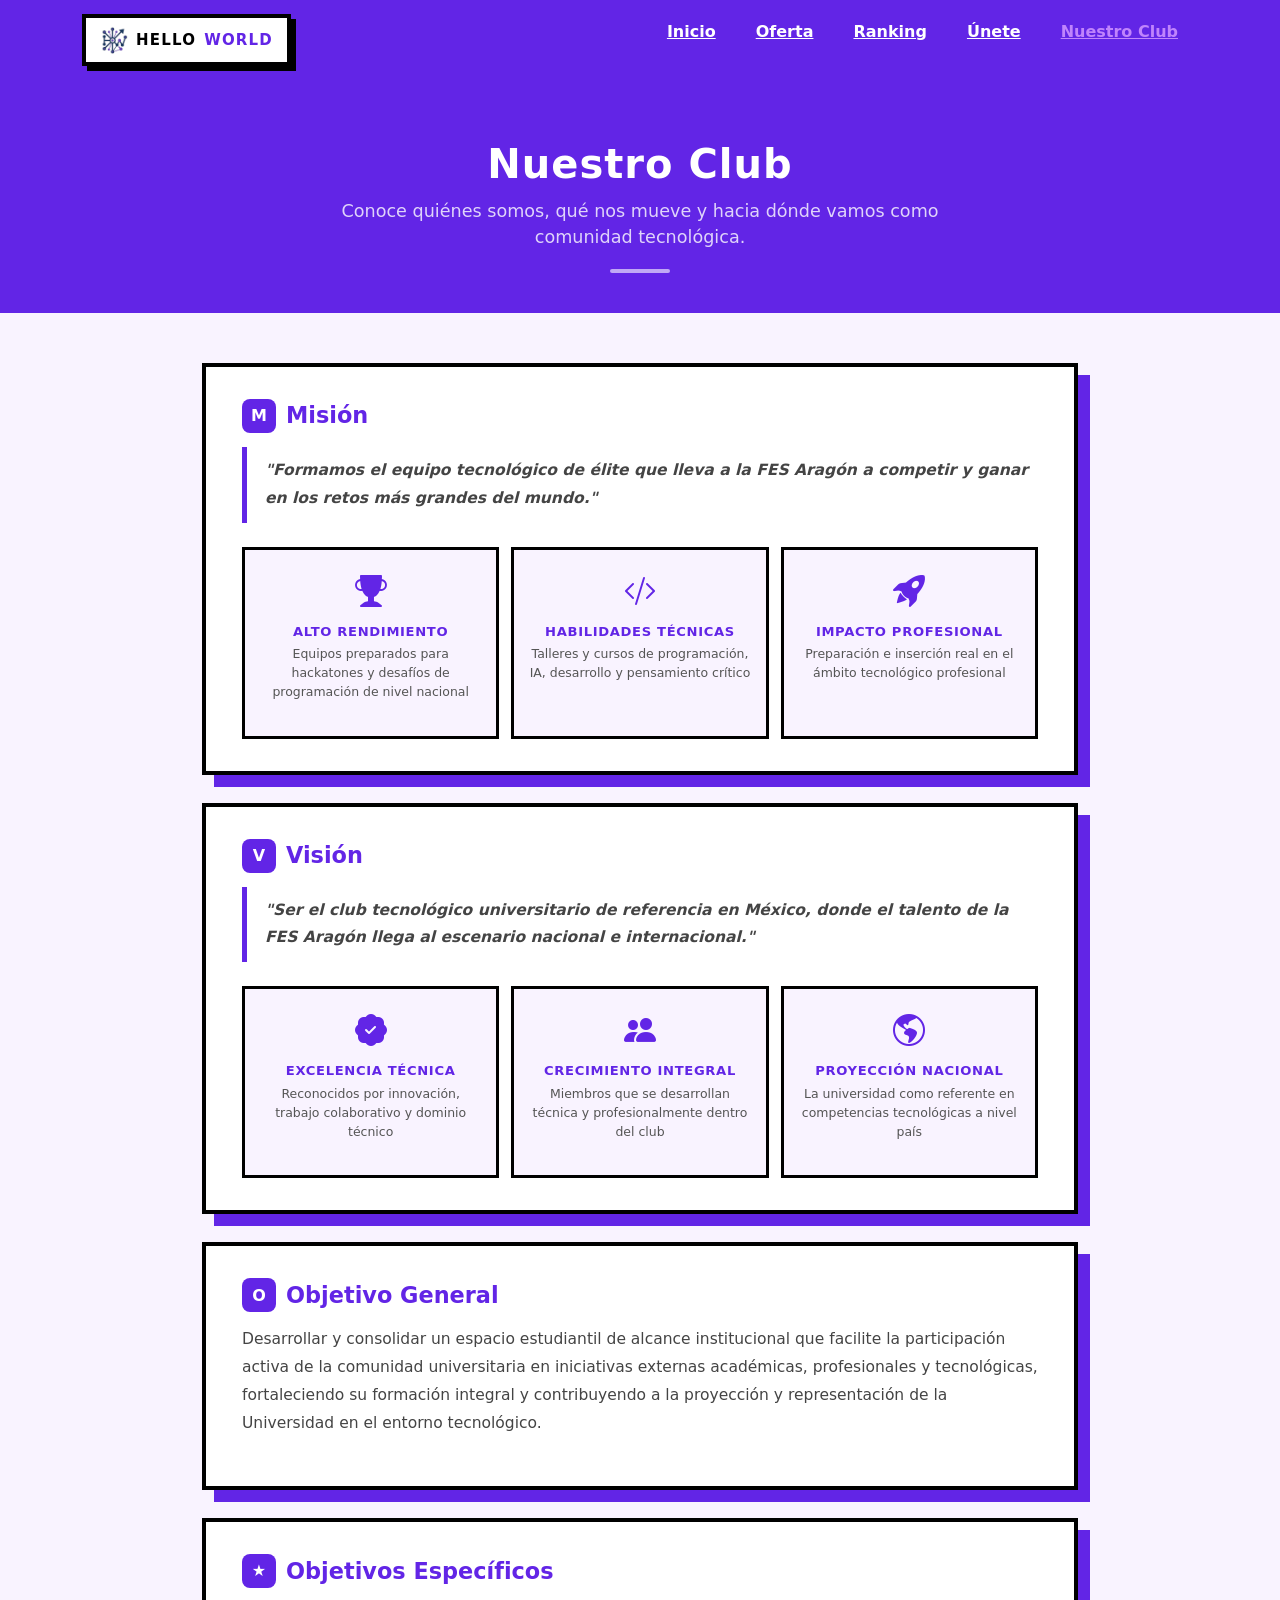
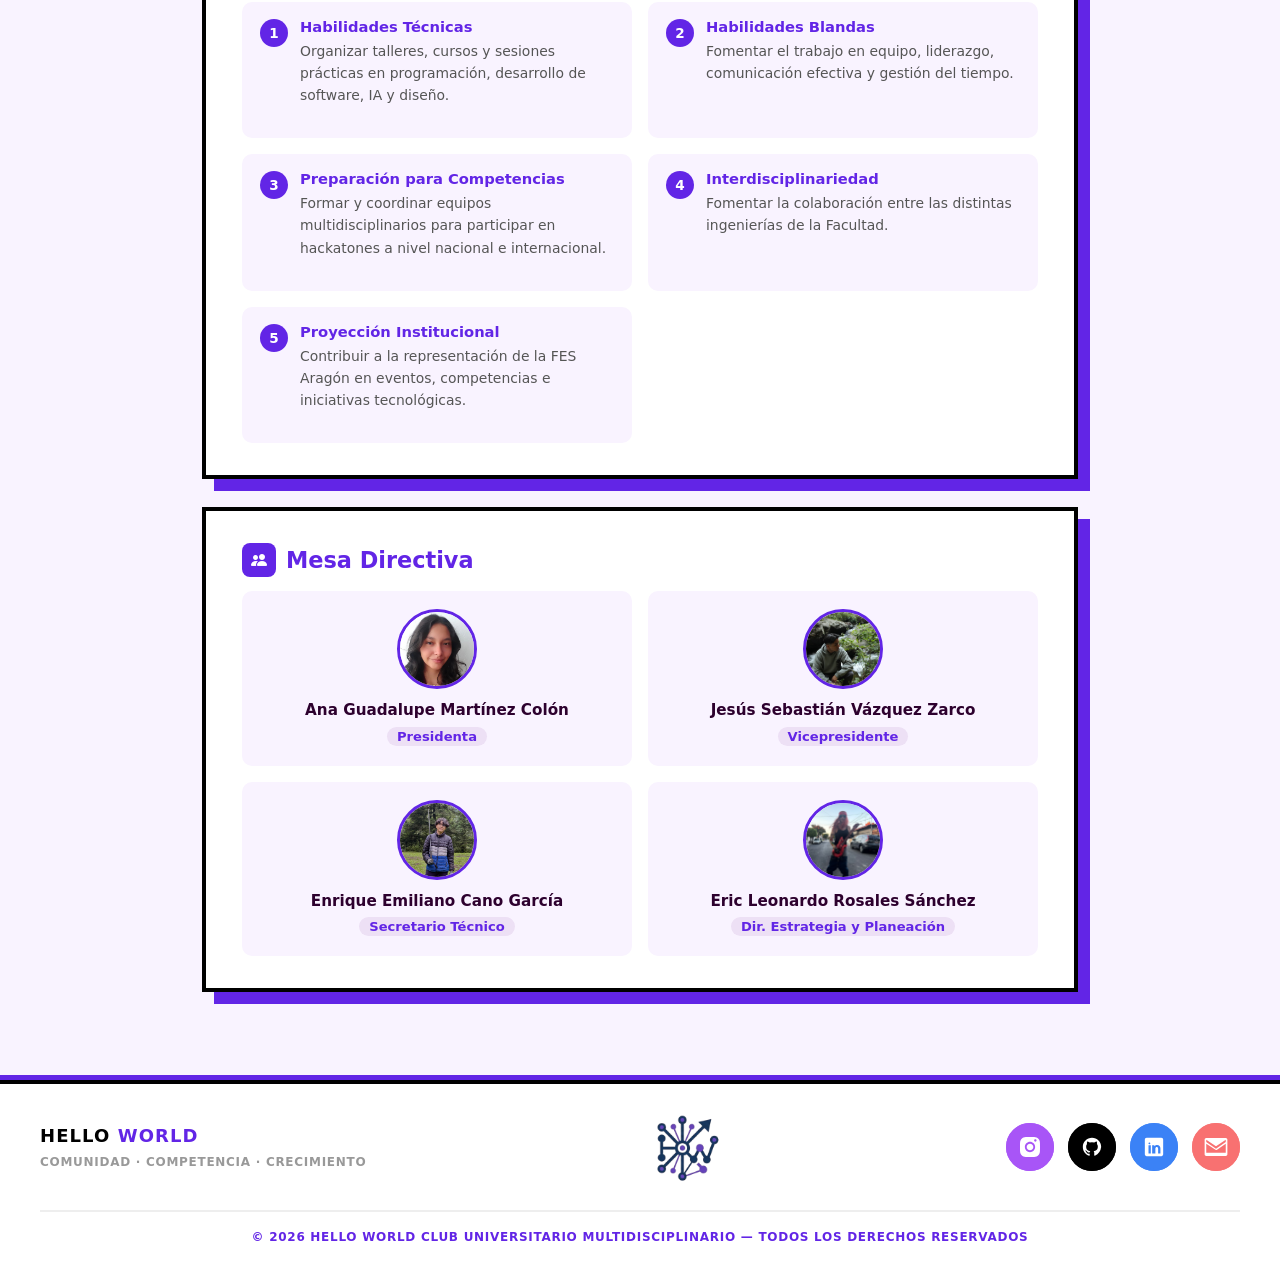
<file: nuestro_club/nuestro_club.html>
<!DOCTYPE html>
<html lang="es">
<head>
    <meta charset="UTF-8">
    <meta name="viewport" content="width=device-width, initial-scale=1.0">
    <meta name="description" content="Conoce el Club Hello World: misión, visión, objetivos y mesa directiva de la comunidad tecnológica de la FES Aragón, UNAM.">
    <meta name="theme-color" content="#6225e6">
    <link rel="icon" href="../img/favicon.svg" type="image/svg+xml">
    <link rel="stylesheet" href="../styles.css">
    <link rel="stylesheet" href="nuestro_club.css">
    <link rel="stylesheet" href="https://cdn.jsdelivr.net/npm/bootstrap-icons@1.11.3/font/bootstrap-icons.min.css">
    <title>Nuestro Club — Hello World</title>
    <link rel="preconnect" href="https://cdn.jsdelivr.net" crossorigin>
    <link href="https://cdn.jsdelivr.net/npm/bootstrap@5.3.8/dist/css/bootstrap.min.css" rel="stylesheet"
          integrity="sha384-sRIl4kxILFvY47J16cr9ZwB07vP4J8+LH7qKQnuqkuIAvNWLzeN8tE5YBujZqJLB" crossorigin="anonymous">
    <script src="https://cdn.jsdelivr.net/npm/bootstrap@5.3.8/dist/js/bootstrap.bundle.min.js" integrity="sha384-FKyoEForCGlyvwx9Hj09JcYn3nv7wiPVlz7YYwJrWVcXK/BmnVDxM+D2scQbITxI" crossorigin="anonymous" defer></script>
</head>
<body>

<!-- HEADER (mismo que index) -->
<header>
    <div class="content">
        <div class="menu container">
            <a href="../index.html" class="logo"><img src="../img/favicon.png" alt="Logo Club Hello World" width="28" height="28">Hello <span>World</span></a>
            <input type="checkbox" id="menu"/>
            <label for="menu" class="hamburger" aria-label="Abrir menú de navegación">
                <svg viewBox="0 0 32 32">
                    <path class="line line-top-bottom" d="M27 10 13 10C10.8 10 9 8.2 9 6 9 3.5 10.8 2 13 2 15.2 2 17 3.8 17 6L17 26C17 28.2 18.8 30 21 30 23.2 30 25 28.2 25 26 25 23.8 23.2 22 21 22L7 22"></path>
                    <path class="line" d="M7 16 27 16"></path>
                </svg>
            </label>
            <nav class="navbar" aria-label="Menú principal">
                <ul>
                    <li><a href="../index.html">Inicio</a></li>
                    <li><a href="../oferta/oferta.html">Oferta</a></li>
                    <li><a href="../ranking/ranking.html">Ranking</a></li>
                    <li><a href="../unete/unete.html">Únete</a></li>
                    <li><a href="nuestro_club.html" style="color:#c084fc;">Nuestro Club</a></li>
                </ul>
            </nav>
        </div>
    </div>
</header>

<!-- HERO -->
<section class="club-hero">
    <h1>Nuestro Club</h1>
    <p>Conoce quiénes somos, qué nos mueve y hacia dónde vamos como comunidad tecnológica.</p>
    <div class="hero-divider"></div>
</section>

<!-- CONTENIDO PRINCIPAL -->
<main class="club-main">
    <div class="container" style="max-width: 900px;">

        <!-- MISIÓN -->
        <div class="section-card">
            <h2>
                <span class="icon">M</span>
                Misión
            </h2>
            <p class="mv-declaracion">
                "Formamos el equipo tecnológico de élite que lleva a la FES Aragón
                a competir y ganar en los retos más grandes del mundo."
            </p>
            <div class="mv-pilares">
                <div class="mv-pilar">
                    <i class="bi bi-trophy-fill mv-pilar-icon"></i>
                    <h3>Alto Rendimiento</h3>
                    <p>Equipos preparados para hackatones y desafíos de programación de nivel nacional</p>
                </div>
                <div class="mv-pilar">
                    <i class="bi bi-code-slash mv-pilar-icon"></i>
                    <h3>Habilidades Técnicas</h3>
                    <p>Talleres y cursos de programación, IA, desarrollo y pensamiento crítico</p>
                </div>
                <div class="mv-pilar">
                    <i class="bi bi-rocket-takeoff-fill mv-pilar-icon"></i>
                    <h3>Impacto Profesional</h3>
                    <p>Preparación e inserción real en el ámbito tecnológico profesional</p>
                </div>
            </div>
        </div>

        <!-- VISIÓN -->
        <div class="section-card">
            <h2>
                <span class="icon">V</span>
                Visión
            </h2>
            <p class="mv-declaracion">
                "Ser el club tecnológico universitario de referencia en México,
                donde el talento de la FES Aragón llega al escenario nacional e internacional."
            </p>
            <div class="mv-pilares">
                <div class="mv-pilar">
                    <i class="bi bi-patch-check-fill mv-pilar-icon"></i>
                    <h3>Excelencia Técnica</h3>
                    <p>Reconocidos por innovación, trabajo colaborativo y dominio técnico</p>
                </div>
                <div class="mv-pilar">
                    <i class="bi bi-people-fill mv-pilar-icon"></i>
                    <h3>Crecimiento Integral</h3>
                    <p>Miembros que se desarrollan técnica y profesionalmente dentro del club</p>
                </div>
                <div class="mv-pilar">
                    <i class="bi bi-globe-americas mv-pilar-icon"></i>
                    <h3>Proyección Nacional</h3>
                    <p>La universidad como referente en competencias tecnológicas a nivel país</p>
                </div>
            </div>
        </div>

        <!-- OBJETIVO GENERAL -->
        <div class="section-card">
            <h2>
                <span class="icon">O</span>
                Objetivo General
            </h2>
            <p>
                Desarrollar y consolidar un espacio estudiantil de alcance institucional que facilite la
                participación activa de la comunidad universitaria en iniciativas externas académicas, profesionales
                y tecnológicas, fortaleciendo su formación integral y contribuyendo a la proyección y representación
                de la Universidad en el entorno tecnológico.
            </p>
        </div>

        <!-- OBJETIVOS ESPECÍFICOS -->
        <div class="section-card">
            <h2>
                <span class="icon">★</span>
                Objetivos Específicos
            </h2>
            <div class="objetivos-grid">
                <div class="objetivo-item">
                    <span class="objetivo-num">1</span>
                    <div>
                        <h3>Habilidades Técnicas</h3>
                        <p>Organizar talleres, cursos y sesiones prácticas en programación, desarrollo de software, IA y diseño.</p>
                    </div>
                </div>
                <div class="objetivo-item">
                    <span class="objetivo-num">2</span>
                    <div>
                        <h3>Habilidades Blandas</h3>
                        <p>Fomentar el trabajo en equipo, liderazgo, comunicación efectiva y gestión del tiempo.</p>
                    </div>
                </div>
                <div class="objetivo-item">
                    <span class="objetivo-num">3</span>
                    <div>
                        <h3>Preparación para Competencias</h3>
                        <p>Formar y coordinar equipos multidisciplinarios para participar en hackatones a nivel nacional e internacional.</p>
                    </div>
                </div>
                <div class="objetivo-item">
                    <span class="objetivo-num">4</span>
                    <div>
                        <h3>Interdisciplinariedad</h3>
                        <p>Fomentar la colaboración entre las distintas ingenierías de la Facultad.</p>
                    </div>
                </div>
                <div class="objetivo-item">
                    <span class="objetivo-num">5</span>
                    <div>
                        <h3>Proyección Institucional</h3>
                        <p>Contribuir a la representación de la FES Aragón en eventos, competencias e iniciativas tecnológicas.</p>
                    </div>
                </div>
            </div>
        </div>

        <!-- MESA DIRECTIVA -->
        <div class="section-card">
            <h2>
                <span class="icon"><i class="bi bi-people-fill"></i></span>
                Mesa Directiva
            </h2>
            <div class="directiva-grid">
                <div class="directiva-card">
                    <img src="../img/ana.jpeg" alt="Ana Guadalupe Martínez Colón" class="directiva-avatar" width="120" height="120" loading="lazy">
                    <h3>Ana Guadalupe Martínez Colón</h3>
                    <span>Presidenta</span>
                </div>
                <div class="directiva-card">
                    <img src="../img/sebas.jpeg" alt="Jesús Sebastián Vázquez Zarco" class="directiva-avatar" width="120" height="120" loading="lazy">
                    <h3>Jesús Sebastián Vázquez Zarco</h3>
                    <span>Vicepresidente</span>
                </div>
                <div class="directiva-card">
                    <img src="../img/cano.jpeg" alt="Enrique Emiliano Cano García" class="directiva-avatar" width="120" height="120" loading="lazy">
                    <h3>Enrique Emiliano Cano García</h3>
                    <span>Secretario Técnico</span>
                </div>
                <div class="directiva-card">
                    <img src="../img/eric.jpeg" alt="Eric Leonardo Rosales Sánchez" class="directiva-avatar" width="120" height="120" loading="lazy">
                    <h3>Eric Leonardo Rosales Sánchez</h3>
                    <span>Dir. Estrategia y Planeación</span>
                </div>
            </div>
        </div>

    </div>
</main>

<footer class="site-footer">
    <div class="footer-inner">
        <div class="footer-brand">
            <div class="footer-name">Hello <span>World</span></div>
            <span class="footer-tagline">Comunidad · Competencia · Crecimiento</span>
        </div>
        <div class="footer-logo">
            <img src="../img/logo.png" alt="Hello World Logo" width="70" height="70" loading="lazy">
        </div>
        <div class="footer-socials">
            <!-- Instagram -->
            <div class="social-button">
                <a href="https://www.instagram.com" target="_blank" rel="noopener noreferrer" aria-label="Instagram del club">
                    <div style="width:48px;height:48px;position:relative;display:inline-block;">
                        <div style="position:absolute;inset:0;background:#a855f7;border-radius:50%;"></div>
                        <div style="position:relative;z-index:10;width:100%;height:100%;display:flex;align-items:center;justify-content:center;border:2px solid #a855f7;border-radius:50%;">
                            <svg xmlns="http://www.w3.org/2000/svg" width="20" height="20" viewBox="0 0 22 22" fill="white">
                                <path d="M21.94 6.47C21.89 5.3 21.7 4.5 21.43 3.8C21.15 3.06 20.72 2.4 20.16 1.85C19.61 1.29 18.94 0.86 18.21 0.58C17.51 0.31 16.71 0.12 15.54 0.07C14.36 0.01 13.99 0 11 0C8.02 0 7.64 0.01 6.47 0.06C5.3 0.12 4.5 0.31 3.8 0.58C3.06 0.86 2.4 1.28 1.85 1.85C1.29 2.4 0.86 3.06 0.58 3.79C0.31 4.5 0.12 5.29 0.07 6.46C0.01 7.64 0 8.02 0 11C0 13.99 0.01 14.36 0.06 15.54C0.12 16.71 0.31 17.51 0.58 18.21C0.86 18.94 1.29 19.61 1.85 20.16C2.4 20.72 3.06 21.15 3.79 21.42C4.5 21.69 5.29 21.88 6.46 21.94C7.64 21.99 8.01 22 11 22C13.98 22 14.36 21.99 15.53 21.94C16.7 21.88 17.5 21.7 18.2 21.42C18.93 21.14 19.6 20.71 20.15 20.15C20.7 19.6 21.14 18.94 21.42 18.21C21.69 17.5 21.88 16.71 21.93 15.54C21.98 14.36 22 13.99 22 11C22 8.02 21.99 7.64 21.94 6.47ZM11 16.65C7.88 16.65 5.35 14.12 5.35 11C5.35 7.88 7.88 5.35 11 5.35C14.12 5.35 16.65 7.88 16.65 11C16.65 14.12 14.12 16.65 11 16.65ZM16.88 5.13C16.15 5.13 15.56 4.54 15.56 3.81C15.56 3.08 16.15 2.49 16.88 2.49C17.61 2.49 18.2 3.08 18.2 3.81C18.2 4.54 17.61 5.13 16.88 5.13ZM11 7.34C8.98 7.34 7.34 8.98 7.34 11C7.34 13.03 8.98 14.67 11 14.67C13.03 14.67 14.67 13.03 14.67 11C14.67 8.98 13.03 7.34 11 7.34Z"/>
                            </svg>
                        </div>
                    </div>
                </a>
            </div>
            <!-- GitHub -->
            <div class="social-button">
                <a href="https://www.github.com" target="_blank" rel="noopener noreferrer" aria-label="GitHub del club">
                    <div style="width:48px;height:48px;position:relative;display:inline-block;">
                        <div style="position:absolute;inset:0;background:#000;border-radius:50%;"></div>
                        <div style="position:relative;z-index:10;width:100%;height:100%;display:flex;align-items:center;justify-content:center;border:2px solid #000;border-radius:50%;">
                            <svg height="22" width="22" viewBox="0 0 24 24" fill="white">
                                <path d="M12 2C6.477 2 2 6.477 2 12c0 4.418 2.865 8.17 6.839 9.481.5.092.683-.217.683-.481 0-.237-.009-.866-.013-1.699-2.782.603-3.37-1.338-3.37-1.338-.454-1.15-1.11-1.458-1.11-1.458-.906-.619.069-.606.069-.606 1.002.071 1.527 1.03 1.527 1.03.89 1.529 2.34 1.087 2.911.831.091-.645.348-1.087.634-1.338-2.22-.252-4.555-1.11-4.555-4.94 0-1.09.39-1.986 1.028-2.682-.103-.252-.446-1.268.098-2.642 0 0 .837-.268 2.75 1.024a9.563 9.563 0 012.496-.335 9.58 9.58 0 012.496.335c1.913-1.292 2.75-1.024 2.75-1.024.544 1.374.202 2.39.1 2.642.64.696 1.027 1.592 1.027 2.682 0 3.839-2.338 4.685-4.567 4.933.358.309.678.916.678 1.847 0 1.334-.012 2.412-.012 2.74 0 .267.18.577.688.481A12.01 12.01 0 0022 12c0-5.523-4.477-10-10-10z"/>
                            </svg>
                        </div>
                    </div>
                </a>
            </div>
            <!-- LinkedIn -->
            <div class="social-button">
                <a href="https://www.linkedin.com" target="_blank" rel="noopener noreferrer" aria-label="LinkedIn del club">
                    <div style="width:48px;height:48px;position:relative;display:inline-block;">
                        <div style="position:absolute;inset:0;background:#3b82f6;border-radius:50%;"></div>
                        <div style="position:relative;z-index:10;width:100%;height:100%;display:flex;align-items:center;justify-content:center;border:2px solid #3b82f6;border-radius:50%;">
                            <svg height="22" width="22" viewBox="0 0 24 24" fill="white">
                                <path d="M20,2H4C2.9,2,2,2.9,2,4v16c0,1.1,0.9,2,2,2h16c1.1,0,2-0.9,2-2V4C22,2.9,21.1,2,20,2zM8.5,19H6V10h2.5V19zM7.3,9h-0.1C6.4,9,6,8.6,6,8.1V7.9c0-0.5,0.4-0.9,0.9-0.9h0.1C7.6,7,8,7.4,8,7.9v0.1C8,8.6,7.6,9,7.3,9zM19,19h-2.5v-4.9c0-1.2-0.4-2-1.4-2c-0.8,0-1.3,0.6-1.5,1.2h-0.1V19H10V10h2.3v1.3h0C12.7,10.7,14,9.9,15.5,9.9c2.1,0,3.5,1.4,3.5,3.8V19z"/>
                            </svg>
                        </div>
                    </div>
                </a>
            </div>
            <!-- Email -->
            <div class="social-button">
                <a href="https://gmail.com" target="_blank" rel="noopener noreferrer" aria-label="Correo del club">
                    <div style="width:48px;height:48px;position:relative;display:inline-block;">
                        <div style="position:absolute;inset:0;background:#f87171;border-radius:50%;"></div>
                        <div style="position:relative;z-index:10;width:100%;height:100%;display:flex;align-items:center;justify-content:center;border:2px solid #f87171;border-radius:50%;">
                            <svg height="26" width="26" viewBox="0 0 32 32" fill="white">
                                <path d="M28 5H4c-1.104 0-2 .896-2 2v18c0 1.104.896 2 2 2h24c1.104 0 2-.896 2-2V7c0-1.104-.896-2-2-2zm0 4.879L16 18 4 9.879V7l12 8 12-8v2.879zM4 23V11.885l11.446 7.63c.269.18.594.274.921.274s.652-.094.92-.274L28 11.885V23H4z"/>
                            </svg>
                        </div>
                    </div>
                </a>
            </div>
        </div>
        <p class="footer-copy">© 2026 Hello World Club Universitario Multidisciplinario — Todos los derechos reservados</p>
    </div>
</footer>
</body>
</html>
</file>
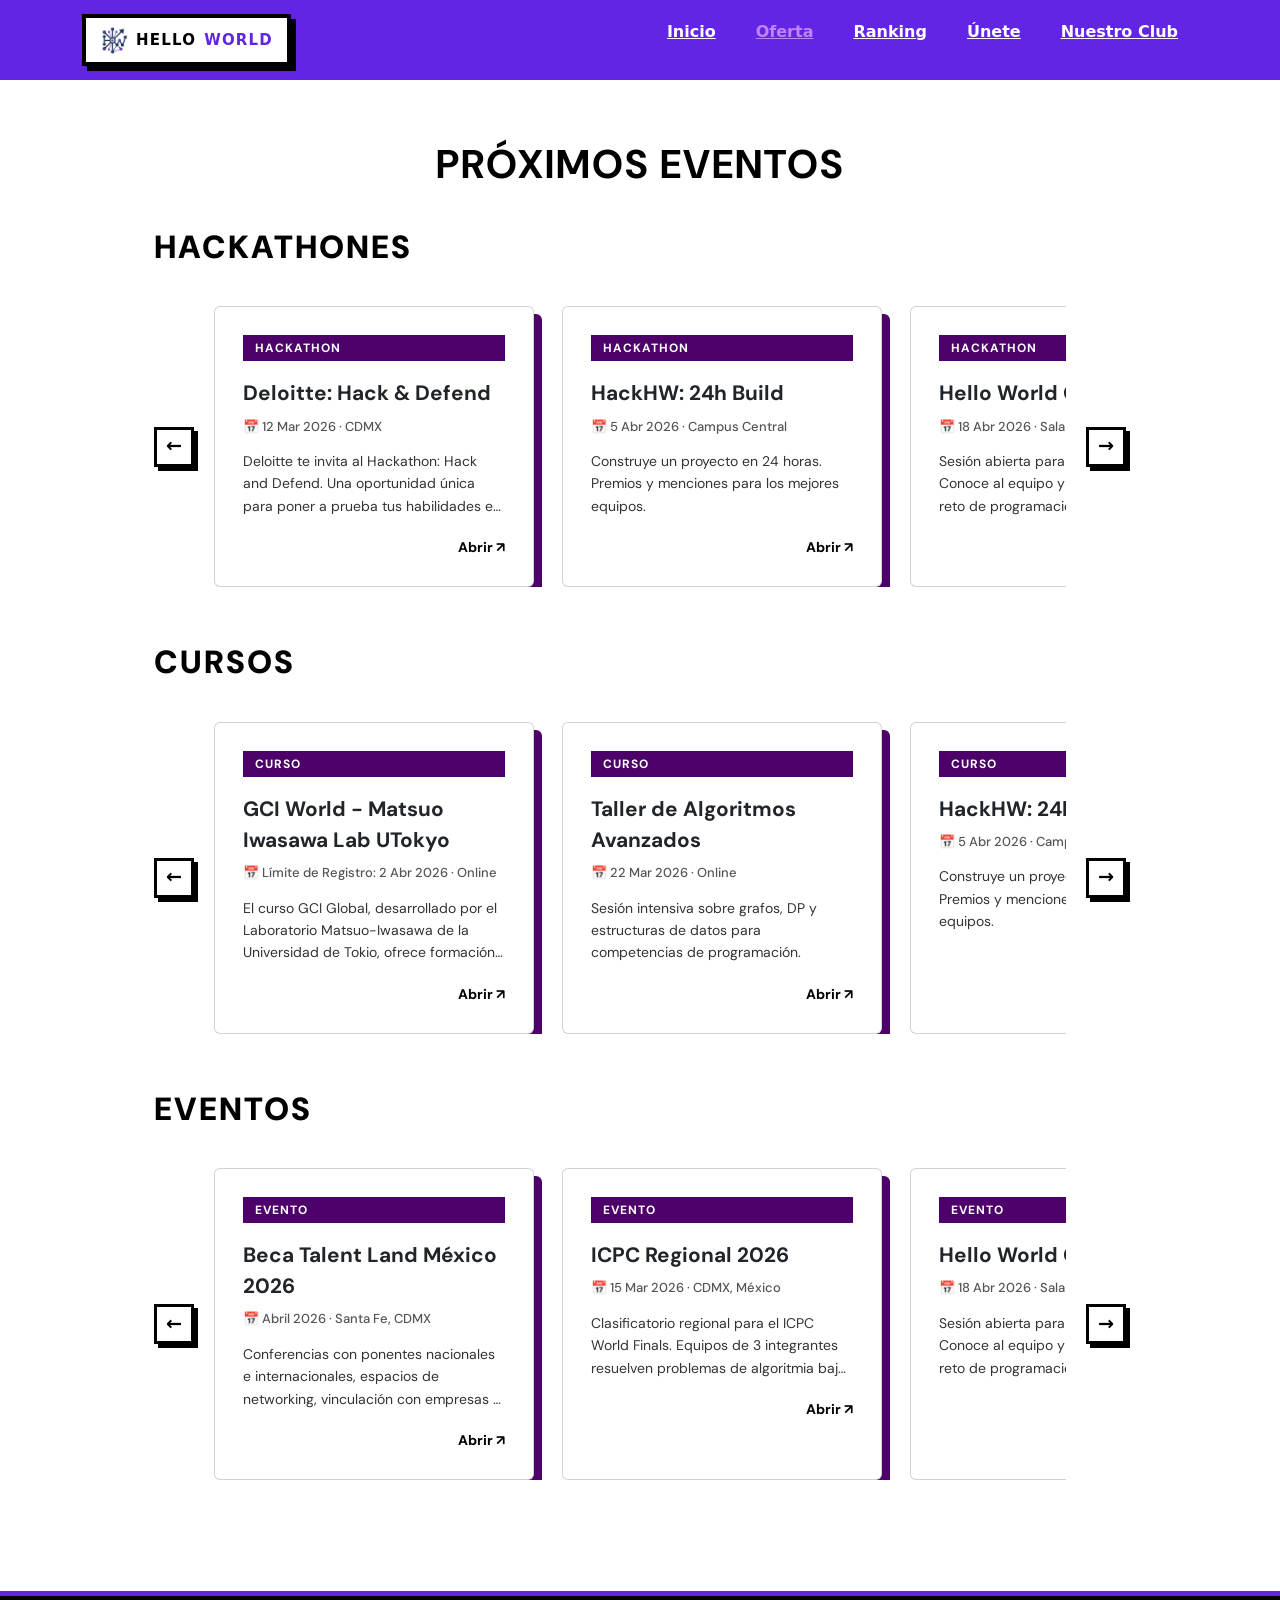
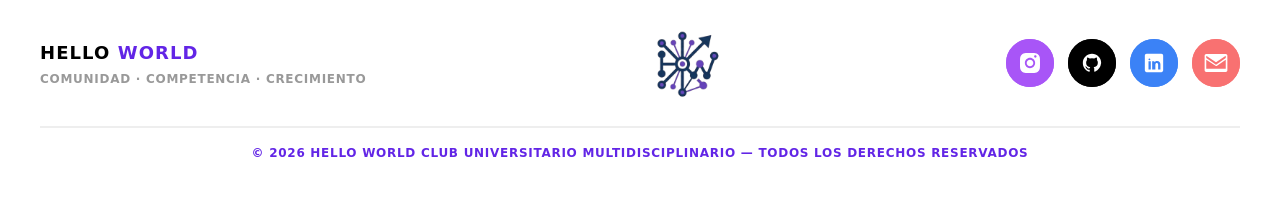
<file: oferta/oferta.html>
<!DOCTYPE html>
<html lang="es">
<head>
    <meta charset="UTF-8">
    <meta name="viewport" content="width=device-width, initial-scale=1.0">
    <meta name="description" content="Próximos hackathones, cursos y eventos tecnológicos del Club Hello World — FES Aragón, UNAM.">
    <meta name="theme-color" content="#6225e6">
    <link rel="icon" href="../img/favicon.svg" type="image/svg+xml">
    <link rel="stylesheet" href="../styles.css">
    <link rel="stylesheet" href="stylesOferta.css">
    <script src="oferta.js" defer></script>
    <title>Oferta — Hello World</title>
    <link rel="preconnect" href="https://cdn.jsdelivr.net" crossorigin>
    <link href="https://cdn.jsdelivr.net/npm/bootstrap@5.3.8/dist/css/bootstrap.min.css" rel="stylesheet"
          integrity="sha384-sRIl4kxILFvY47J16cr9ZwB07vP4J8+LH7qKQnuqkuIAvNWLzeN8tE5YBujZqJLB" crossorigin="anonymous">
    <link rel="preconnect" href="https://fonts.googleapis.com">
    <link rel="preconnect" href="https://fonts.gstatic.com" crossorigin>
    <link href="https://fonts.googleapis.com/css2?family=Playfair+Display:wght@400;700&family=DM+Sans:wght@300;400;500&display=swap" rel="stylesheet"/>
    <script src="https://cdn.jsdelivr.net/npm/bootstrap@5.3.8/dist/js/bootstrap.bundle.min.js" integrity="sha384-FKyoEForCGlyvwx9Hj09JcYn3nv7wiPVlz7YYwJrWVcXK/BmnVDxM+D2scQbITxI" crossorigin="anonymous" defer></script>
</head>
<body>

<header>
    <div class="content">
        <div class="menu container">
            <a href="../index.html" class="logo"><img src="../img/favicon.png" alt="Logo Club Hello World" width="28" height="28">Hello <span>World</span></a>
            <input type="checkbox" id="menu"/>
            <label for="menu" class="hamburger" aria-label="Abrir menú de navegación">
                <svg viewBox="0 0 32 32">
                    <path class="line line-top-bottom" d="M27 10 13 10C10.8 10 9 8.2 9 6 9 3.5 10.8 2 13 2 15.2 2 17 3.8 17 6L17 26C17 28.2 18.8 30 21 30 23.2 30 25 28.2 25 26 25 23.8 23.2 22 21 22L7 22"></path>
                    <path class="line" d="M7 16 27 16"></path>
                </svg>
            </label>
            <nav class="navbar" aria-label="Menú principal">
                <ul>
                    <li><a href="../index.html">Inicio</a></li>
                    <li><a href="oferta.html" style="color:#c084fc;">Oferta</a></li>
                    <li><a href="../ranking/ranking.html">Ranking</a></li>
                    <li><a href="../unete/unete.html">Únete</a></li>
                    <li><a href="../nuestro_club/nuestro_club.html">Nuestro Club</a></li>
                </ul>
            </nav>
        </div>
    </div>
</header>

<!-- SECCIÓN DE EVENTOS -->
<main class="events-section">
    <h1 class="events-title">Próximos Eventos</h1>

    <!-- HACKATHONES -->
    <div class="carousel-block">
        <h3 class="events-subtitle">Hackathones</h3>
        <div class="carousel-wrapper">
            <button class="carousel-btn prev">&#8592;</button>

            <div class="cards-grid">
                <div class="card" style="--accent:#c8a96e" data-url="https://encuestas.deloittemx.com/Answer/AnswerPoll.aspx?token=brqYcbS7i3gqb7LKbA9pVT4ZxBeT">
                    <div class="card-tag">Hackathon</div>
                    <div class="card-title">Deloitte: Hack & Defend</div>
                    <div class="card-date">📅 12 Mar 2026 · CDMX</div>
                    <div class="card-desc">Deloitte te invita al Hackathon: Hack and Defend. Una oportunidad única para poner a prueba tus habilidades en hacking ético, análisis forense e inteligencia de amenazas, ¡acompañado de verdaderos ciberexpertos!</div>
                    <div class="card-arrow">Abrir ↗️</div>
                </div>
                <div class="card" style="--accent:#c86e9a" data-url="https://ejemplo.com/evento3">
                    <div class="card-tag">Hackathon</div>
                    <div class="card-title">HackHW: 24h Build</div>
                    <div class="card-date">📅 5 Abr 2026 · Campus Central</div>
                    <div class="card-desc">Construye un proyecto en 24 horas. Premios y menciones para los mejores equipos.</div>
                    <div class="card-arrow">Abrir ↗️</div>
                </div>
                <div class="card" style="--accent:#8bc86e" data-url="https://ejemplo.com/evento4">
                    <div class="card-tag">Hackathon</div>
                    <div class="card-title">Hello World Open Night</div>
                    <div class="card-date">📅 18 Abr 2026 · Sala de Cómputo</div>
                    <div class="card-desc">Sesión abierta para nuevos miembros. Conoce al equipo y resuelve tu primer reto de programación competitiva.</div>
                    <div class="card-arrow">Abrir ↗️</div>
                </div>
            </div>

            <button class="carousel-btn next">&#8594;</button>
        </div>
    </div>

    <!-- CURSOS -->
    <div class="carousel-block">
        <h3 class="events-subtitle">Cursos</h3>
        <div class="carousel-wrapper">
            <button class="carousel-btn prev">&#8592;</button>

            <div class="cards-grid">
                <div class="card" style="--accent:#6eb5c8" data-url="https://weblab.t.u-tokyo.ac.jp/en/lecture/gci/">
                    <div class="card-tag">Curso</div>
                    <div class="card-title">GCI World - Matsuo Iwasawa Lab UTokyo</div>
                    <div class="card-date">📅 Límite de Registro: 2 Abr 2026 · Online</div>
                    <div class="card-desc">El curso GCI Global, desarrollado por el Laboratorio Matsuo-Iwasawa de la Universidad de Tokio, ofrece formación integral en ciencia de datos, desde fundamentos de Python hasta su aplicación en entornos empresariales.</div>
                    <div class="card-arrow">Abrir ↗️</div>
                </div>
                <div class="card" style="--accent:#c8a96e" data-url="https://ejemplo.com/evento2">
                    <div class="card-tag">Curso</div>
                    <div class="card-title">Taller de Algoritmos Avanzados</div>
                    <div class="card-date">📅 22 Mar 2026 · Online</div>
                    <div class="card-desc">Sesión intensiva sobre grafos, DP y estructuras de datos para competencias de programación.</div>
                    <div class="card-arrow">Abrir ↗️</div>
                </div>
                <div class="card" style="--accent:#c86e9a" data-url="https://ejemplo.com/evento3">
                    <div class="card-tag">Curso</div>
                    <div class="card-title">HackHW: 24h Build</div>
                    <div class="card-date">📅 5 Abr 2026 · Campus Central</div>
                    <div class="card-desc">Construye un proyecto en 24 horas. Premios y menciones para los mejores equipos.</div>
                    <div class="card-arrow">Abrir ↗️</div>
                </div>
            </div>

            <button class="carousel-btn next">&#8594;</button>
        </div>
    </div>

    <!-- EVENTOS -->
    <div class="carousel-block">
        <h3 class="events-subtitle">Eventos</h3>
        <div class="carousel-wrapper">
            <button class="carousel-btn prev">&#8592;</button>

            <div class="cards-grid">
                <div class="card" style="--accent:#c8a96e" data-url="https://becas.talent-land.mx/secihti?utm_source=talent-comms&utm_medium=email&utm_campaign=becas-innovacion-federal-1&utm_content=2d95748a-4a0f-4932-8d72-398a460bca00">
                    <div class="card-tag">Evento</div>
                    <div class="card-title">Beca Talent Land México 2026</div>
                    <div class="card-date">📅 Abril 2026 · Santa Fe, CDMX</div>
                    <div class="card-desc">Conferencias con ponentes nacionales e internacionales, espacios de networking, vinculación con empresas y ecosistemas de innovación en tecnología, ciencia e innovación.</div>
                    <div class="card-arrow">Abrir ↗️</div>
                </div>
                <div class="card" style="--accent:#6eb5c8" data-url="https://ejemplo.com/evento1">
                    <div class="card-tag">Evento</div>
                    <div class="card-title">ICPC Regional 2026</div>
                    <div class="card-date">📅 15 Mar 2026 · CDMX, México</div>
                    <div class="card-desc">Clasificatorio regional para el ICPC World Finals. Equipos de 3 integrantes resuelven problemas de algoritmia bajo presión de tiempo.</div>
                    <div class="card-arrow">Abrir ↗️</div>
                </div>
                <div class="card" style="--accent:#8bc86e" data-url="https://ejemplo.com/evento4">
                    <div class="card-tag">Evento</div>
                    <div class="card-title">Hello World Open Night</div>
                    <div class="card-date">📅 18 Abr 2026 · Sala de Cómputo</div>
                    <div class="card-desc">Sesión abierta para nuevos miembros. Conoce al equipo y resuelve tu primer reto de programación competitiva.</div>
                    <div class="card-arrow">Abrir ↗️</div>
                </div>
            </div>

            <button class="carousel-btn next">&#8594;</button>
        </div>
    </div>

</main>

<footer class="site-footer">
    <div class="footer-inner">
        <div class="footer-brand">
            <div class="footer-name">Hello <span>World</span></div>
            <span class="footer-tagline">Comunidad · Competencia · Crecimiento</span>
        </div>
        <div class="footer-logo">
            <img src="../img/logo.png" alt="Hello World Logo" width="70" height="70" loading="lazy">
        </div>
        <div class="footer-socials">
            <!-- Instagram -->
            <div class="social-button">
                <a href="https://www.instagram.com" target="_blank" rel="noopener noreferrer" aria-label="Instagram del club">
                    <div style="width:48px;height:48px;position:relative;display:inline-block;">
                        <div style="position:absolute;inset:0;background:#a855f7;border-radius:50%;"></div>
                        <div style="position:relative;z-index:10;width:100%;height:100%;display:flex;align-items:center;justify-content:center;border:2px solid #a855f7;border-radius:50%;">
                            <svg xmlns="http://www.w3.org/2000/svg" width="20" height="20" viewBox="0 0 22 22" fill="white">
                                <path d="M21.94 6.47C21.89 5.3 21.7 4.5 21.43 3.8C21.15 3.06 20.72 2.4 20.16 1.85C19.61 1.29 18.94 0.86 18.21 0.58C17.51 0.31 16.71 0.12 15.54 0.07C14.36 0.01 13.99 0 11 0C8.02 0 7.64 0.01 6.47 0.06C5.3 0.12 4.5 0.31 3.8 0.58C3.06 0.86 2.4 1.28 1.85 1.85C1.29 2.4 0.86 3.06 0.58 3.79C0.31 4.5 0.12 5.29 0.07 6.46C0.01 7.64 0 8.02 0 11C0 13.99 0.01 14.36 0.06 15.54C0.12 16.71 0.31 17.51 0.58 18.21C0.86 18.94 1.29 19.61 1.85 20.16C2.4 20.72 3.06 21.15 3.79 21.42C4.5 21.69 5.29 21.88 6.46 21.94C7.64 21.99 8.01 22 11 22C13.98 22 14.36 21.99 15.53 21.94C16.7 21.88 17.5 21.7 18.2 21.42C18.93 21.14 19.6 20.71 20.15 20.15C20.7 19.6 21.14 18.94 21.42 18.21C21.69 17.5 21.88 16.71 21.93 15.54C21.98 14.36 22 13.99 22 11C22 8.02 21.99 7.64 21.94 6.47ZM11 16.65C7.88 16.65 5.35 14.12 5.35 11C5.35 7.88 7.88 5.35 11 5.35C14.12 5.35 16.65 7.88 16.65 11C16.65 14.12 14.12 16.65 11 16.65ZM16.88 5.13C16.15 5.13 15.56 4.54 15.56 3.81C15.56 3.08 16.15 2.49 16.88 2.49C17.61 2.49 18.2 3.08 18.2 3.81C18.2 4.54 17.61 5.13 16.88 5.13ZM11 7.34C8.98 7.34 7.34 8.98 7.34 11C7.34 13.03 8.98 14.67 11 14.67C13.03 14.67 14.67 13.03 14.67 11C14.67 8.98 13.03 7.34 11 7.34Z"/>
                            </svg>
                        </div>
                    </div>
                </a>
            </div>
            <!-- GitHub -->
            <div class="social-button">
                <a href="https://www.github.com" target="_blank" rel="noopener noreferrer" aria-label="GitHub del club">
                    <div style="width:48px;height:48px;position:relative;display:inline-block;">
                        <div style="position:absolute;inset:0;background:#000;border-radius:50%;"></div>
                        <div style="position:relative;z-index:10;width:100%;height:100%;display:flex;align-items:center;justify-content:center;border:2px solid #000;border-radius:50%;">
                            <svg height="22" width="22" viewBox="0 0 24 24" fill="white">
                                <path d="M12 2C6.477 2 2 6.477 2 12c0 4.418 2.865 8.17 6.839 9.481.5.092.683-.217.683-.481 0-.237-.009-.866-.013-1.699-2.782.603-3.37-1.338-3.37-1.338-.454-1.15-1.11-1.458-1.11-1.458-.906-.619.069-.606.069-.606 1.002.071 1.527 1.03 1.527 1.03.89 1.529 2.34 1.087 2.911.831.091-.645.348-1.087.634-1.338-2.22-.252-4.555-1.11-4.555-4.94 0-1.09.39-1.986 1.028-2.682-.103-.252-.446-1.268.098-2.642 0 0 .837-.268 2.75 1.024a9.563 9.563 0 012.496-.335 9.58 9.58 0 012.496.335c1.913-1.292 2.75-1.024 2.75-1.024.544 1.374.202 2.39.1 2.642.64.696 1.027 1.592 1.027 2.682 0 3.839-2.338 4.685-4.567 4.933.358.309.678.916.678 1.847 0 1.334-.012 2.412-.012 2.74 0 .267.18.577.688.481A12.01 12.01 0 0022 12c0-5.523-4.477-10-10-10z"/>
                            </svg>
                        </div>
                    </div>
                </a>
            </div>
            <!-- LinkedIn -->
            <div class="social-button">
                <a href="https://www.linkedin.com" target="_blank" rel="noopener noreferrer" aria-label="LinkedIn del club">
                    <div style="width:48px;height:48px;position:relative;display:inline-block;">
                        <div style="position:absolute;inset:0;background:#3b82f6;border-radius:50%;"></div>
                        <div style="position:relative;z-index:10;width:100%;height:100%;display:flex;align-items:center;justify-content:center;border:2px solid #3b82f6;border-radius:50%;">
                            <svg height="22" width="22" viewBox="0 0 24 24" fill="white">
                                <path d="M20,2H4C2.9,2,2,2.9,2,4v16c0,1.1,0.9,2,2,2h16c1.1,0,2-0.9,2-2V4C22,2.9,21.1,2,20,2zM8.5,19H6V10h2.5V19zM7.3,9h-0.1C6.4,9,6,8.6,6,8.1V7.9c0-0.5,0.4-0.9,0.9-0.9h0.1C7.6,7,8,7.4,8,7.9v0.1C8,8.6,7.6,9,7.3,9zM19,19h-2.5v-4.9c0-1.2-0.4-2-1.4-2c-0.8,0-1.3,0.6-1.5,1.2h-0.1V19H10V10h2.3v1.3h0C12.7,10.7,14,9.9,15.5,9.9c2.1,0,3.5,1.4,3.5,3.8V19z"/>
                            </svg>
                        </div>
                    </div>
                </a>
            </div>
            <!-- Email -->
            <div class="social-button">
                <a href="https://gmail.com" target="_blank" rel="noopener noreferrer" aria-label="Correo del club">
                    <div style="width:48px;height:48px;position:relative;display:inline-block;">
                        <div style="position:absolute;inset:0;background:#f87171;border-radius:50%;"></div>
                        <div style="position:relative;z-index:10;width:100%;height:100%;display:flex;align-items:center;justify-content:center;border:2px solid #f87171;border-radius:50%;">
                            <svg height="26" width="26" viewBox="0 0 32 32" fill="white">
                                <path d="M28 5H4c-1.104 0-2 .896-2 2v18c0 1.104.896 2 2 2h24c1.104 0 2-.896 2-2V7c0-1.104-.896-2-2-2zm0 4.879L16 18 4 9.879V7l12 8 12-8v2.879zM4 23V11.885l11.446 7.63c.269.18.594.274.921.274s.652-.094.92-.274L28 11.885V23H4z"/>
                            </svg>
                        </div>
                    </div>
                </a>
            </div>
        </div>
        <p class="footer-copy">© 2026 Hello World Club Universitario Multidisciplinario — Todos los derechos reservados</p>
    </div>
</footer>

</body>
</html>
</file>
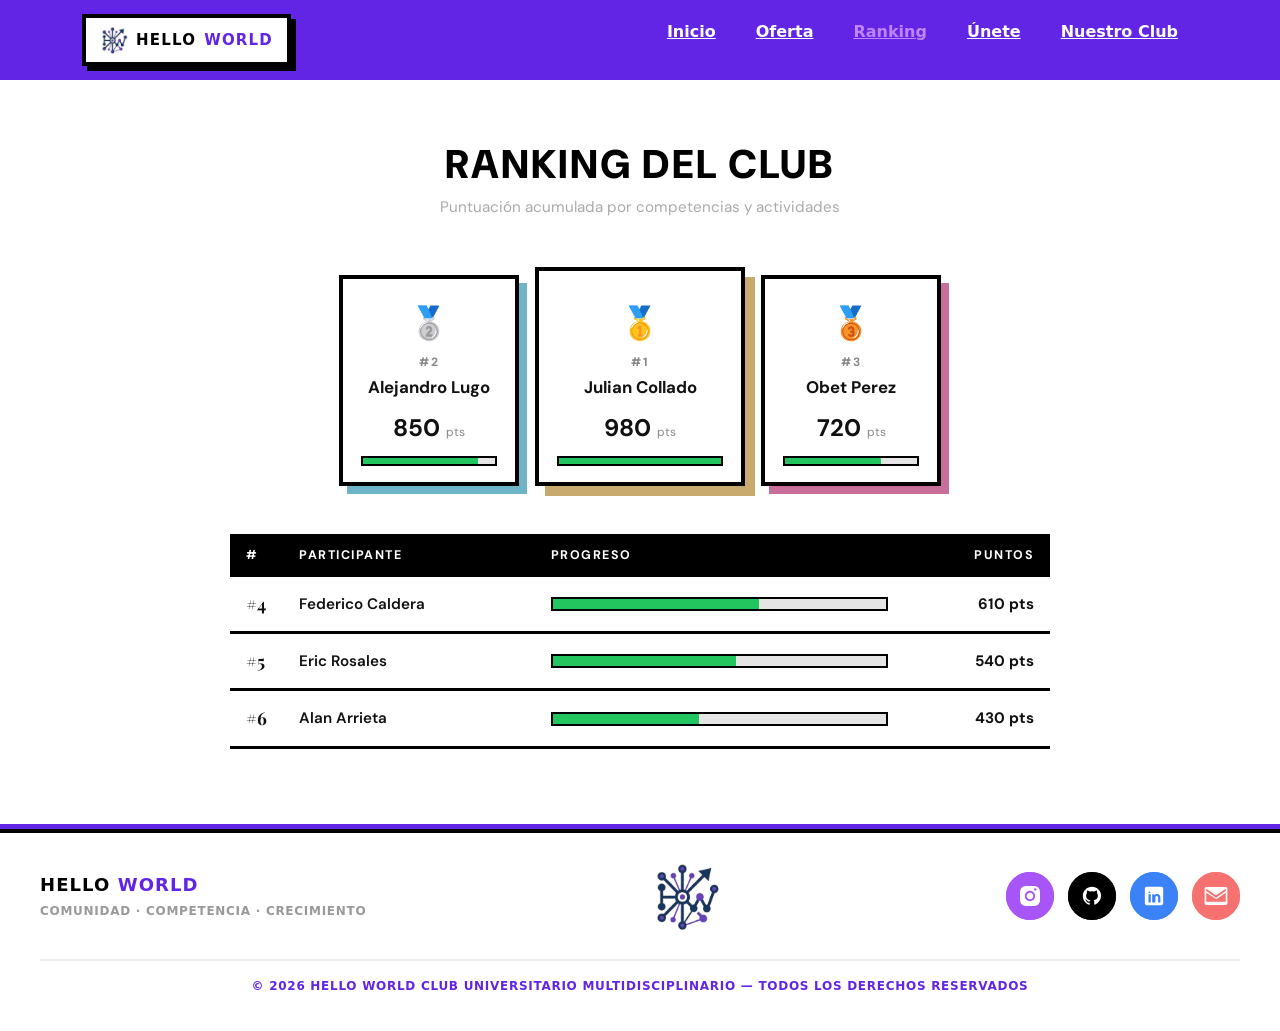
<file: ranking/ranking.html>
<!DOCTYPE html>
<html lang="es">
<head>
    <meta charset="UTF-8">
    <meta name="viewport" content="width=device-width, initial-scale=1.0">
    <meta name="description" content="Ranking del Club Hello World — Clasificación de miembros por puntos acumulados en competencias y actividades.">
    <meta name="theme-color" content="#6225e6">
    <link rel="icon" href="../img/favicon.svg" type="image/svg+xml">
    <link rel="stylesheet" href="../styles.css">
    <script src="ranking.js" defer></script>
    <title>Ranking — Hello World</title>
    <link rel="stylesheet" href="ranking.css">
    <link rel="preconnect" href="https://cdn.jsdelivr.net" crossorigin>
    <link href="https://cdn.jsdelivr.net/npm/bootstrap@5.3.8/dist/css/bootstrap.min.css" rel="stylesheet"
          integrity="sha384-sRIl4kxILFvY47J16cr9ZwB07vP4J8+LH7qKQnuqkuIAvNWLzeN8tE5YBujZqJLB" crossorigin="anonymous">
    <link rel="preconnect" href="https://fonts.googleapis.com">
    <link rel="preconnect" href="https://fonts.gstatic.com" crossorigin>
    <link href="https://fonts.googleapis.com/css2?family=Playfair+Display:wght@400;700;900&family=DM+Sans:wght@300;400;500;700&display=swap"
          rel="stylesheet"/>
    <script src="https://cdn.jsdelivr.net/npm/bootstrap@5.3.8/dist/js/bootstrap.bundle.min.js" integrity="sha384-FKyoEForCGlyvwx9Hj09JcYn3nv7wiPVlz7YYwJrWVcXK/BmnVDxM+D2scQbITxI" crossorigin="anonymous" defer></script>
</head>
<body>

<header>
    <div class="content">
        <div class="menu container">
            <a href="../index.html" class="logo"><img src="../img/favicon.png" alt="Logo Club Hello World" width="28" height="28">Hello <span>World</span></a>
            <input type="checkbox" id="menu"/>
            <label for="menu" class="hamburger" aria-label="Abrir menú de navegación">
                <svg viewBox="0 0 32 32">
                    <path class="line line-top-bottom"
                          d="M27 10 13 10C10.8 10 9 8.2 9 6 9 3.5 10.8 2 13 2 15.2 2 17 3.8 17 6L17 26C17 28.2 18.8 30 21 30 23.2 30 25 28.2 25 26 25 23.8 23.2 22 21 22L7 22"></path>
                    <path class="line" d="M7 16 27 16"></path>
                </svg>
            </label>
            <nav class="navbar" aria-label="Menú principal">
                <ul>
                    <li><a href="../index.html">Inicio</a></li>
                    <li><a href="../oferta/oferta.html">Oferta</a></li>
                    <li><a href="ranking.html" style="color:#c084fc;">Ranking</a></li>
                    <li><a href="../unete/unete.html">Únete</a></li>
                    <li><a href="../nuestro_club/nuestro_club.html">Nuestro Club</a></li>
                </ul>
            </nav>
        </div>
    </div>
</header>

<main class="ranking-section">
    <h1 class="ranking-title">Ranking del Club</h1>
    <p class="ranking-subtitle">Puntuación acumulada por competencias y actividades</p>

    <!-- PODIO TOP 3 -->
    <div class="podium" id="podium"></div>

    <!-- TABLA 4+ -->
    <div id="table-wrap"></div>
</main>

<footer class="site-footer">
    <div class="footer-inner">
        <div class="footer-brand">
            <div class="footer-name">Hello <span>World</span></div>
            <span class="footer-tagline">Comunidad · Competencia · Crecimiento</span>
        </div>
        <div class="footer-logo">
            <img src="../img/logo.png" alt="Hello World Logo" width="70" height="70" loading="lazy">
        </div>
        <div class="footer-socials">
            <!-- Instagram -->
            <div class="social-button">
                <a href="https://www.instagram.com" target="_blank" rel="noopener noreferrer" aria-label="Instagram del club">
                    <div style="width:48px;height:48px;position:relative;display:inline-block;">
                        <div style="position:absolute;inset:0;background:#a855f7;border-radius:50%;"></div>
                        <div style="position:relative;z-index:10;width:100%;height:100%;display:flex;align-items:center;justify-content:center;border:2px solid #a855f7;border-radius:50%;">
                            <svg xmlns="http://www.w3.org/2000/svg" width="20" height="20" viewBox="0 0 22 22" fill="white">
                                <path d="M21.94 6.47C21.89 5.3 21.7 4.5 21.43 3.8C21.15 3.06 20.72 2.4 20.16 1.85C19.61 1.29 18.94 0.86 18.21 0.58C17.51 0.31 16.71 0.12 15.54 0.07C14.36 0.01 13.99 0 11 0C8.02 0 7.64 0.01 6.47 0.06C5.3 0.12 4.5 0.31 3.8 0.58C3.06 0.86 2.4 1.28 1.85 1.85C1.29 2.4 0.86 3.06 0.58 3.79C0.31 4.5 0.12 5.29 0.07 6.46C0.01 7.64 0 8.02 0 11C0 13.99 0.01 14.36 0.06 15.54C0.12 16.71 0.31 17.51 0.58 18.21C0.86 18.94 1.29 19.61 1.85 20.16C2.4 20.72 3.06 21.15 3.79 21.42C4.5 21.69 5.29 21.88 6.46 21.94C7.64 21.99 8.01 22 11 22C13.98 22 14.36 21.99 15.53 21.94C16.7 21.88 17.5 21.7 18.2 21.42C18.93 21.14 19.6 20.71 20.15 20.15C20.7 19.6 21.14 18.94 21.42 18.21C21.69 17.5 21.88 16.71 21.93 15.54C21.98 14.36 22 13.99 22 11C22 8.02 21.99 7.64 21.94 6.47ZM11 16.65C7.88 16.65 5.35 14.12 5.35 11C5.35 7.88 7.88 5.35 11 5.35C14.12 5.35 16.65 7.88 16.65 11C16.65 14.12 14.12 16.65 11 16.65ZM16.88 5.13C16.15 5.13 15.56 4.54 15.56 3.81C15.56 3.08 16.15 2.49 16.88 2.49C17.61 2.49 18.2 3.08 18.2 3.81C18.2 4.54 17.61 5.13 16.88 5.13ZM11 7.34C8.98 7.34 7.34 8.98 7.34 11C7.34 13.03 8.98 14.67 11 14.67C13.03 14.67 14.67 13.03 14.67 11C14.67 8.98 13.03 7.34 11 7.34Z"/>
                            </svg>
                        </div>
                    </div>
                </a>
            </div>
            <!-- GitHub -->
            <div class="social-button">
                <a href="https://www.github.com" target="_blank" rel="noopener noreferrer" aria-label="GitHub del club">
                    <div style="width:48px;height:48px;position:relative;display:inline-block;">
                        <div style="position:absolute;inset:0;background:#000;border-radius:50%;"></div>
                        <div style="position:relative;z-index:10;width:100%;height:100%;display:flex;align-items:center;justify-content:center;border:2px solid #000;border-radius:50%;">
                            <svg height="22" width="22" viewBox="0 0 24 24" fill="white">
                                <path d="M12 2C6.477 2 2 6.477 2 12c0 4.418 2.865 8.17 6.839 9.481.5.092.683-.217.683-.481 0-.237-.009-.866-.013-1.699-2.782.603-3.37-1.338-3.37-1.338-.454-1.15-1.11-1.458-1.11-1.458-.906-.619.069-.606.069-.606 1.002.071 1.527 1.03 1.527 1.03.89 1.529 2.34 1.087 2.911.831.091-.645.348-1.087.634-1.338-2.22-.252-4.555-1.11-4.555-4.94 0-1.09.39-1.986 1.028-2.682-.103-.252-.446-1.268.098-2.642 0 0 .837-.268 2.75 1.024a9.563 9.563 0 012.496-.335 9.58 9.58 0 012.496.335c1.913-1.292 2.75-1.024 2.75-1.024.544 1.374.202 2.39.1 2.642.64.696 1.027 1.592 1.027 2.682 0 3.839-2.338 4.685-4.567 4.933.358.309.678.916.678 1.847 0 1.334-.012 2.412-.012 2.74 0 .267.18.577.688.481A12.01 12.01 0 0022 12c0-5.523-4.477-10-10-10z"/>
                            </svg>
                        </div>
                    </div>
                </a>
            </div>
            <!-- LinkedIn -->
            <div class="social-button">
                <a href="https://www.linkedin.com" target="_blank" rel="noopener noreferrer" aria-label="LinkedIn del club">
                    <div style="width:48px;height:48px;position:relative;display:inline-block;">
                        <div style="position:absolute;inset:0;background:#3b82f6;border-radius:50%;"></div>
                        <div style="position:relative;z-index:10;width:100%;height:100%;display:flex;align-items:center;justify-content:center;border:2px solid #3b82f6;border-radius:50%;">
                            <svg height="22" width="22" viewBox="0 0 24 24" fill="white">
                                <path d="M20,2H4C2.9,2,2,2.9,2,4v16c0,1.1,0.9,2,2,2h16c1.1,0,2-0.9,2-2V4C22,2.9,21.1,2,20,2zM8.5,19H6V10h2.5V19zM7.3,9h-0.1C6.4,9,6,8.6,6,8.1V7.9c0-0.5,0.4-0.9,0.9-0.9h0.1C7.6,7,8,7.4,8,7.9v0.1C8,8.6,7.6,9,7.3,9zM19,19h-2.5v-4.9c0-1.2-0.4-2-1.4-2c-0.8,0-1.3,0.6-1.5,1.2h-0.1V19H10V10h2.3v1.3h0C12.7,10.7,14,9.9,15.5,9.9c2.1,0,3.5,1.4,3.5,3.8V19z"/>
                            </svg>
                        </div>
                    </div>
                </a>
            </div>
            <!-- Email -->
            <div class="social-button">
                <a href="https://gmail.com" target="_blank" rel="noopener noreferrer" aria-label="Correo del club">
                    <div style="width:48px;height:48px;position:relative;display:inline-block;">
                        <div style="position:absolute;inset:0;background:#f87171;border-radius:50%;"></div>
                        <div style="position:relative;z-index:10;width:100%;height:100%;display:flex;align-items:center;justify-content:center;border:2px solid #f87171;border-radius:50%;">
                            <svg height="26" width="26" viewBox="0 0 32 32" fill="white">
                                <path d="M28 5H4c-1.104 0-2 .896-2 2v18c0 1.104.896 2 2 2h24c1.104 0 2-.896 2-2V7c0-1.104-.896-2-2-2zm0 4.879L16 18 4 9.879V7l12 8 12-8v2.879zM4 23V11.885l11.446 7.63c.269.18.594.274.921.274s.652-.094.92-.274L28 11.885V23H4z"/>
                            </svg>
                        </div>
                    </div>
                </a>
            </div>
        </div>
        <p class="footer-copy">© 2026 Hello World Club Universitario Multidisciplinario — Todos los derechos reservados</p>
    </div>
</footer>
</body>
</html>
</file>
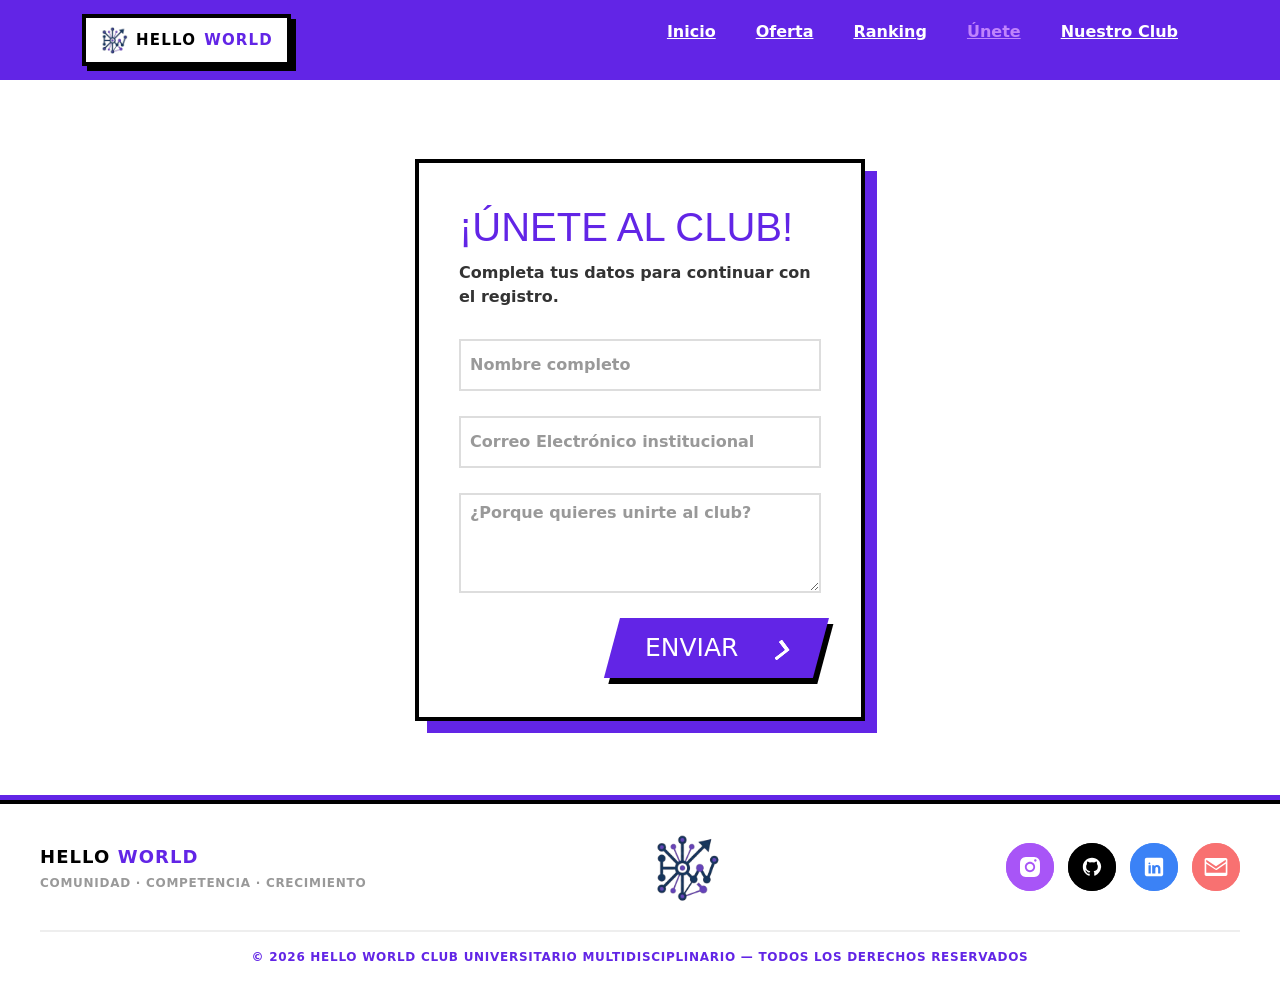
<file: unete/unete.html>
<!DOCTYPE html>
<html lang="es">
<head>
    <meta charset="UTF-8">
    <meta name="viewport" content="width=device-width, initial-scale=1.0">
    <meta name="description" content="Únete al Club Hello World — Regístrate y forma parte de la comunidad tecnológica de élite de la FES Aragón, UNAM.">
    <meta name="theme-color" content="#6225e6">
    <link rel="icon" href="../img/favicon.svg" type="image/svg+xml">
    <link rel="stylesheet" href="../styles.css">
    <link rel="stylesheet" href="formulario.css">
    <script src="unete.js" defer></script>
    <title>Únete — Hello World</title>
    <script src="https://www.google.com/recaptcha/api.js" async defer></script>
    <link rel="preconnect" href="https://cdn.jsdelivr.net" crossorigin>
    <link href="https://cdn.jsdelivr.net/npm/bootstrap@5.3.8/dist/css/bootstrap.min.css" rel="stylesheet"
          integrity="sha384-sRIl4kxILFvY47J16cr9ZwB07vP4J8+LH7qKQnuqkuIAvNWLzeN8tE5YBujZqJLB" crossorigin="anonymous">
    <script src="https://cdn.jsdelivr.net/npm/bootstrap@5.3.8/dist/js/bootstrap.bundle.min.js" integrity="sha384-FKyoEForCGlyvwx9Hj09JcYn3nv7wiPVlz7YYwJrWVcXK/BmnVDxM+D2scQbITxI" crossorigin="anonymous" defer></script>
</head>
<body>

<header>
    <div class="content">
        <div class="menu container">
            <a href="../index.html" class="logo"><img src="../img/favicon.png" alt="Logo Club Hello World" width="28" height="28">Hello <span>World</span></a>
            <input type="checkbox" id="menu"/>
            <label for="menu" class="hamburger" aria-label="Abrir menú de navegación">
                <svg viewBox="0 0 32 32">
                    <path class="line line-top-bottom" d="M27 10 13 10C10.8 10 9 8.2 9 6 9 3.5 10.8 2 13 2 15.2 2 17 3.8 17 6L17 26C17 28.2 18.8 30 21 30 23.2 30 25 28.2 25 26 25 23.8 23.2 22 21 22L7 22"></path>
                    <path class="line" d="M7 16 27 16"></path>
                </svg>
            </label>
            <nav class="navbar" aria-label="Menú principal">
                <ul>
                    <li><a href="../index.html">Inicio</a></li>
                    <li><a href="../oferta/oferta.html">Oferta</a></li>
                    <li><a href="../ranking/ranking.html">Ranking</a></li>
                    <li><a href="unete.html" style="color:#c084fc;">Únete</a></li>
                    <li><a href="../nuestro_club/nuestro_club.html">Nuestro Club</a></li>
                </ul>
            </nav>
        </div>
    </div>
</header>

<main>
<div class="form-wrapper">
    <form class="modern-form" action="https://formspree.io/f/xkoqogyo" method="POST">
        <h1>¡Únete al Club!</h1>
        <p>Completa tus datos para continuar con el registro.</p>

        <div class="input-group">
            <input type="text" id="name" name="nombre" required placeholder=" ">
            <label for="name">Nombre completo</label>
        </div>

        <div class="input-group">
            <input type="email" id="email" name="email" required placeholder=" ">
            <label for="email">Correo Electrónico institucional</label>
        </div>

        <div class="input-group">
            <textarea id="message" name="mensaje" rows="3" required placeholder=" "></textarea>
            <label for="message">¿Porque quieres unirte al club?</label>
        </div>

        <div class="g-recaptcha" data-sitekey="6Lf4Q4QsAAAAAIpdg842RaE7m7HdiC7Y6fVwx3SK" style="margin-bottom: 20px;"></div>

        <div class="button-container">
            <button type="submit" class="cta" id="submit-btn">
                <span class="span" id="btn-text">ENVIAR</span>
                <span class="second">
                    <svg width="50px" height="20px" viewBox="0 0 66 43">
                        <g id="arrow" stroke="none" stroke-width="1" fill="none" fill-rule="evenodd">
                            <path class="one"
                                  d="M40.1543933,3.89485454 L43.9763149,0.139296592 C44.1708311,-0.0518420739 44.4826329,-0.0518571125 44.6771675,0.139262789 L65.6916134,20.7848311 C66.0855801,21.1718824 66.0911863,21.8050225 65.704135,22.1989893 C65.7000188,22.2031791 65.6958657,22.2073326 65.6916762,22.2114492 L44.677098,42.8607841 C44.4825957,43.0519059 44.1708242,43.0519358 43.9762853,42.8608513 L40.1545186,39.1069479 C39.9575152,38.9134427 39.9546793,38.5968729 40.1481845,38.3998695 C40.1502893,38.3977268 40.1524132,38.395603 40.1545562,38.3934985 L56.9937789,21.8567812 C57.1908028,21.6632968 57.193672,21.3467273 57.0001876,21.1497035 C56.9980647,21.1475418 56.9959223,21.1453995 56.9937605,21.1432767 L40.1545208,4.60825197 C39.9574869,4.41477773 39.9546013,4.09820839 40.1480756,3.90117456 C40.1501626,3.89904911 40.1522686,3.89694235 40.1543933,3.89485454 Z"
                                  fill="#FFFFFF"></path>
                            <path class="two"
                                  d="M20.1543933,3.89485454 L23.9763149,0.139296592 C24.1708311,-0.0518420739 24.4826329,-0.0518571125 24.6771675,0.139262789 L45.6916134,20.7848311 C46.0855801,21.1718824 46.0911863,21.8050225 45.704135,22.1989893 C45.7000188,22.2031791 45.6958657,22.2073326 45.6916762,22.2114492 L24.677098,42.8607841 C24.4825957,43.0519059 24.1708242,43.0519358 23.9762853,42.8608513 L20.1545186,39.1069479 C19.9575152,38.9134427 19.9546793,38.5968729 20.1481845,38.3998695 C20.1502893,38.3977268 20.1524132,38.395603 20.1545562,38.3934985 L36.9937789,21.8567812 C37.1908028,21.6632968 37.193672,21.3467273 37.0001876,21.1497035 C36.9980647,21.1475418 36.9959223,21.1453995 36.9937605,21.1432767 L20.1545208,4.60825197 C19.9574869,4.41477773 19.9546013,4.09820839 20.1480756,3.90117456 C20.1501626,3.89904911 20.1522686,3.89694235 20.1543933,3.89485454 Z"
                                  fill="#FFFFFF"></path>
                            <path class="three"
                                  d="M0.154393339,3.89485454 L3.97631488,0.139296592 C4.17083111,-0.0518420739 4.48263286,-0.0518571125 4.67716753,0.139262789 L25.6916134,20.7848311 C26.0855801,21.1718824 26.0911863,21.8050225 25.704135,22.1989893 C25.7000188,22.2031791 25.6958657,22.2073326 25.6916762,22.2114492 L4.67709797,42.8607841 C4.48259567,43.0519059 4.17082418,43.0519358 3.97628526,42.8608513 L0.154518591,39.1069479 C-0.0424848215,38.9134427 -0.0453206733,38.5968729 0.148184538,38.3998695 C0.150289256,38.3977268 0.152413239,38.395603 0.154556228,38.3934985 L16.9937789,21.8567812 C17.1908028,21.6632968 17.193672,21.3467273 17.0001876,21.1497035 C16.9980647,21.1475418 16.9959223,21.1453995 16.9937605,21.1432767 L0.15452076,4.60825197 C-0.0425130651,4.41477773 -0.0453986756,4.09820839 0.148075568,3.90117456 C0.150162624,3.89904911 0.152268631,3.89694235 0.154393339,3.89485454 Z"
                                  fill="#FFFFFF"></path>
                        </g>
                    </svg>
                </span>
            </button>
        </div>

        <div id="form-feedback" style="
            display: none;
            margin-top: 1.2rem;
            padding: 1rem 1.25rem;
            border-radius: 10px;
            font-size: 0.92rem;
            font-weight: 500;
            text-align: center;
        "></div>
    </form>
</div>
</main>

<footer class="site-footer">
    <div class="footer-inner">
        <div class="footer-brand">
            <div class="footer-name">Hello <span>World</span></div>
            <span class="footer-tagline">Comunidad · Competencia · Crecimiento</span>
        </div>
        <div class="footer-logo">
            <img src="../img/logo.png" alt="Hello World Logo" width="70" height="70" loading="lazy">
        </div>
        <div class="footer-socials">
            <!-- Instagram -->
            <div class="social-button">
                <a href="https://www.instagram.com" target="_blank" rel="noopener noreferrer" aria-label="Instagram del club">
                    <div style="width:48px;height:48px;position:relative;display:inline-block;">
                        <div style="position:absolute;inset:0;background:#a855f7;border-radius:50%;"></div>
                        <div style="position:relative;z-index:10;width:100%;height:100%;display:flex;align-items:center;justify-content:center;border:2px solid #a855f7;border-radius:50%;">
                            <svg xmlns="http://www.w3.org/2000/svg" width="20" height="20" viewBox="0 0 22 22" fill="white">
                                <path d="M21.94 6.47C21.89 5.3 21.7 4.5 21.43 3.8C21.15 3.06 20.72 2.4 20.16 1.85C19.61 1.29 18.94 0.86 18.21 0.58C17.51 0.31 16.71 0.12 15.54 0.07C14.36 0.01 13.99 0 11 0C8.02 0 7.64 0.01 6.47 0.06C5.3 0.12 4.5 0.31 3.8 0.58C3.06 0.86 2.4 1.28 1.85 1.85C1.29 2.4 0.86 3.06 0.58 3.79C0.31 4.5 0.12 5.29 0.07 6.46C0.01 7.64 0 8.02 0 11C0 13.99 0.01 14.36 0.06 15.54C0.12 16.71 0.31 17.51 0.58 18.21C0.86 18.94 1.29 19.61 1.85 20.16C2.4 20.72 3.06 21.15 3.79 21.42C4.5 21.69 5.29 21.88 6.46 21.94C7.64 21.99 8.01 22 11 22C13.98 22 14.36 21.99 15.53 21.94C16.7 21.88 17.5 21.7 18.2 21.42C18.93 21.14 19.6 20.71 20.15 20.15C20.7 19.6 21.14 18.94 21.42 18.21C21.69 17.5 21.88 16.71 21.93 15.54C21.98 14.36 22 13.99 22 11C22 8.02 21.99 7.64 21.94 6.47ZM11 16.65C7.88 16.65 5.35 14.12 5.35 11C5.35 7.88 7.88 5.35 11 5.35C14.12 5.35 16.65 7.88 16.65 11C16.65 14.12 14.12 16.65 11 16.65ZM16.88 5.13C16.15 5.13 15.56 4.54 15.56 3.81C15.56 3.08 16.15 2.49 16.88 2.49C17.61 2.49 18.2 3.08 18.2 3.81C18.2 4.54 17.61 5.13 16.88 5.13ZM11 7.34C8.98 7.34 7.34 8.98 7.34 11C7.34 13.03 8.98 14.67 11 14.67C13.03 14.67 14.67 13.03 14.67 11C14.67 8.98 13.03 7.34 11 7.34Z"/>
                            </svg>
                        </div>
                    </div>
                </a>
            </div>
            <!-- GitHub -->
            <div class="social-button">
                <a href="https://www.github.com" target="_blank" rel="noopener noreferrer" aria-label="GitHub del club">
                    <div style="width:48px;height:48px;position:relative;display:inline-block;">
                        <div style="position:absolute;inset:0;background:#000;border-radius:50%;"></div>
                        <div style="position:relative;z-index:10;width:100%;height:100%;display:flex;align-items:center;justify-content:center;border:2px solid #000;border-radius:50%;">
                            <svg height="22" width="22" viewBox="0 0 24 24" fill="white">
                                <path d="M12 2C6.477 2 2 6.477 2 12c0 4.418 2.865 8.17 6.839 9.481.5.092.683-.217.683-.481 0-.237-.009-.866-.013-1.699-2.782.603-3.37-1.338-3.37-1.338-.454-1.15-1.11-1.458-1.11-1.458-.906-.619.069-.606.069-.606 1.002.071 1.527 1.03 1.527 1.03.89 1.529 2.34 1.087 2.911.831.091-.645.348-1.087.634-1.338-2.22-.252-4.555-1.11-4.555-4.94 0-1.09.39-1.986 1.028-2.682-.103-.252-.446-1.268.098-2.642 0 0 .837-.268 2.75 1.024a9.563 9.563 0 012.496-.335 9.58 9.58 0 012.496.335c1.913-1.292 2.75-1.024 2.75-1.024.544 1.374.202 2.39.1 2.642.64.696 1.027 1.592 1.027 2.682 0 3.839-2.338 4.685-4.567 4.933.358.309.678.916.678 1.847 0 1.334-.012 2.412-.012 2.74 0 .267.18.577.688.481A12.01 12.01 0 0022 12c0-5.523-4.477-10-10-10z"/>
                            </svg>
                        </div>
                    </div>
                </a>
            </div>
            <!-- LinkedIn -->
            <div class="social-button">
                <a href="https://www.linkedin.com" target="_blank" rel="noopener noreferrer" aria-label="LinkedIn del club">
                    <div style="width:48px;height:48px;position:relative;display:inline-block;">
                        <div style="position:absolute;inset:0;background:#3b82f6;border-radius:50%;"></div>
                        <div style="position:relative;z-index:10;width:100%;height:100%;display:flex;align-items:center;justify-content:center;border:2px solid #3b82f6;border-radius:50%;">
                            <svg height="22" width="22" viewBox="0 0 24 24" fill="white">
                                <path d="M20,2H4C2.9,2,2,2.9,2,4v16c0,1.1,0.9,2,2,2h16c1.1,0,2-0.9,2-2V4C22,2.9,21.1,2,20,2zM8.5,19H6V10h2.5V19zM7.3,9h-0.1C6.4,9,6,8.6,6,8.1V7.9c0-0.5,0.4-0.9,0.9-0.9h0.1C7.6,7,8,7.4,8,7.9v0.1C8,8.6,7.6,9,7.3,9zM19,19h-2.5v-4.9c0-1.2-0.4-2-1.4-2c-0.8,0-1.3,0.6-1.5,1.2h-0.1V19H10V10h2.3v1.3h0C12.7,10.7,14,9.9,15.5,9.9c2.1,0,3.5,1.4,3.5,3.8V19z"/>
                            </svg>
                        </div>
                    </div>
                </a>
            </div>
            <!-- Email -->
            <div class="social-button">
                <a href="https://gmail.com" target="_blank" rel="noopener noreferrer" aria-label="Correo del club">
                    <div style="width:48px;height:48px;position:relative;display:inline-block;">
                        <div style="position:absolute;inset:0;background:#f87171;border-radius:50%;"></div>
                        <div style="position:relative;z-index:10;width:100%;height:100%;display:flex;align-items:center;justify-content:center;border:2px solid #f87171;border-radius:50%;">
                            <svg height="26" width="26" viewBox="0 0 32 32" fill="white">
                                <path d="M28 5H4c-1.104 0-2 .896-2 2v18c0 1.104.896 2 2 2h24c1.104 0 2-.896 2-2V7c0-1.104-.896-2-2-2zm0 4.879L16 18 4 9.879V7l12 8 12-8v2.879zM4 23V11.885l11.446 7.63c.269.18.594.274.921.274s.652-.094.92-.274L28 11.885V23H4z"/>
                            </svg>
                        </div>
                    </div>
                </a>
            </div>
        </div>
        <p class="footer-copy">© 2026 Hello World Club Universitario Multidisciplinario — Todos los derechos reservados</p>
    </div>
</footer>

</body>
</html>
</file>
<file: styles.css>
* {
    margin: 0;
    padding: 0;
    box-sizing: border-box;
    text-decoration: none;
    list-style: none;
}

body {
    font-family: sans-serif;
    background-color: #6225e6;
}

.container {
    max-width: 1200px;
    margin: 0 auto;
}

.content {
    background-color: #6225e6;
    min-height: 80px;
    display: flex;
    align-items: center;
}

.menu {
    display: flex;
    align-items: center;
    justify-content: space-between;
    width: 100%;
}

.logo {
    font-size: 15px;
    font-weight: 900;
    text-transform: uppercase;
    letter-spacing: 0.08em;
    color: #000;
    background: #fff;
    padding: 8px 14px;
    border: 4px solid #000;
    box-shadow: 5px 5px 0px #000;
    display: inline-flex;
    align-items: center;
    gap: 8px;
    white-space: nowrap;
    line-height: 1.2;
    text-decoration: none;
}

.logo:hover {
    text-decoration: none;
    color: #000;
}

.logo img {
    height: 28px;
    width: 28px;
    object-fit: contain;
    display: block;
}

.logo span {
    color: #6225e6;
}


#menu {
    display: none;
}

.hamburger {
    cursor: pointer;
    display: none;
    z-index: 100;
}

.hamburger svg {
    height: 45px;
    transition: transform 600ms cubic-bezier(0.4, 0, 0.2, 1);
}

.line {
    fill: none;
    stroke: white;
    stroke-linecap: round;
    stroke-linejoin: round;
    stroke-width: 3;
    transition: stroke-dasharray 600ms cubic-bezier(0.4, 0, 0.2, 1),
    stroke-dashoffset 600ms cubic-bezier(0.4, 0, 0.2, 1);
}

.line-top-bottom {
    stroke-dasharray: 12 63;
}

#menu:checked + .hamburger svg {
    transform: rotate(-45deg);
}

#menu:checked + .hamburger svg .line-top-bottom {
    stroke-dasharray: 20 300;
    stroke-dashoffset: -32.42;
}

.menu .navbar ul {
    display: flex;
}

.menu .navbar ul li a {
    font-size: 16px;
    padding: 15px 20px;
    color: white;
    font-weight: bold;
    transition: 0.3s;
}

.menu .navbar ul li a:hover {
    color: #777;
}

@media (max-width: 991px) {
    .menu {
        padding: 0 20px;
    }

    .hamburger {
        display: block;
    }

    .menu .navbar {
        position: absolute;
        top: 80px;
        left: 0;
        right: 0;
        background-color: #6225e6;
        width: 100%;
        height: 0;
        overflow: hidden;
        transition: height 0.3s ease;
        z-index: 50;
    }

    .menu .navbar ul {
        flex-direction: column;
        align-items: center;
        padding: 20px 0;
    }


    #menu:checked ~ .navbar {
        height: auto;
        min-height: 100px;
        display: block;
    }
}

/* ── FOOTER ── */
.site-footer {
    border-top: 4px solid #000;
    background: #fff;
    box-shadow: 0 -5px 0 #6225e6;
    padding: 28px 40px 20px;
}

.footer-inner {
    display: flex;
    justify-content: space-between;
    align-items: center;
    max-width: 1200px;
    margin: 0 auto;
    flex-wrap: wrap;
    gap: 20px;
}

.footer-brand {
    display: flex;
    flex-direction: column;
    gap: 4px;
}

.footer-name {
    font-weight: 900;
    font-size: 18px;
    text-transform: uppercase;
    letter-spacing: 0.06em;
    color: #000;
}

.footer-name span { color: #6225e6; }

.footer-tagline {
    font-size: 12px;
    font-weight: 600;
    color: #999;
    text-transform: uppercase;
    letter-spacing: 0.06em;
}

.footer-logo img {
    width: 70px;
    height: 70px;
    object-fit: contain;
}

.footer-socials {
    display: flex;
    align-items: center;
    gap: 14px;
}

.footer-copy {
    font-size: 12px;
    font-weight: 700;
    text-transform: uppercase;
    letter-spacing: 0.06em;
    color: #6225e6;
    width: 100%;
    text-align: center;
    border-top: 2px solid #eee;
    padding-top: 16px;
    margin-top: 8px;
}

/* ── CARRUSEL ── */
.carousel {
    width: 100%;
    max-width: 900px;
    margin: 40px auto;
    overflow: hidden;
    position: relative;
    border-radius: 10px;
    box-shadow: 0 10px 25px rgba(0, 0, 0, 0.2);
}

.carousel input {
    display: none;
}

.slides {
    display: flex;
    width: 300%;
    transition: transform 0.8s ease;
}

.slide {
    width: 33.333%;
    flex-shrink: 0;
    height: 400px;
    display: flex;
    justify-content: center;
    align-items: center;
    background-color: #000;
}

.slide img {
    width: 100%;
    height: 100%;
    object-fit: cover;
    display: block;
}

.slide a {
    display: block;
    width: 100%;
    height: 100%;
    text-decoration: none;
}

/* Flechas */
.arrows {
    position: absolute;
    top: 0;
    left: 0;
    width: 100%;
    height: 100%;
    pointer-events: none;
    z-index: 100;
}

.arrows label {
    display: none;
    pointer-events: auto;
    position: absolute;
    top: 50%;
    transform: translateY(-50%);
    font-size: 35px;
    background: rgba(0, 0, 0, 0.4);
    color: white;
    padding: 10px 15px;
    cursor: pointer;
    border-radius: 5px;
    z-index: 200;
}

.arrows label:hover {
    background: rgba(0, 0, 0, 0.7);
}

.prev { left: 10px; }
.next { right: 10px; }

#slide1:checked ~ .arrows label[for="slide3"].prev,
#slide1:checked ~ .arrows label[for="slide2"].next,
#slide2:checked ~ .arrows label[for="slide1"].prev,
#slide2:checked ~ .arrows label[for="slide3"].next,
#slide3:checked ~ .arrows label[for="slide2"].prev,
#slide3:checked ~ .arrows label[for="slide1"].next {
    display: block;
}

/* Puntos de navegación */
.navigation {
    position: absolute;
    bottom: 15px;
    left: 0;
    width: 100%;
    text-align: center;
    pointer-events: none;
    z-index: 100;
}

.navigation .dot {
    pointer-events: auto;
    height: 12px;
    width: 12px;
    margin: 5px;
    background: white;
    border-radius: 50%;
    display: inline-block;
    cursor: pointer;
    opacity: 0.6;
}

.navigation .dot:hover {
    opacity: 1;
}

@media (max-width: 600px) {
    .slide {
        height: 220px;
    }
}

/* ── SHOWCASE: TERMINAL + STATS ─────────────────────────────────────────── */
.hw-showcase {
    background-color: #fff;
    background-image: radial-gradient(#6225e622 1.5px, transparent 1.5px);
    background-size: 22px 22px;
    border-top: 4px solid #000;
    border-bottom: 4px solid #000;
    padding: 64px 40px;
}

.hw-showcase-inner {
    max-width: 1100px;
    margin: 0 auto;
    display: grid;
    grid-template-columns: 1.15fr 0.85fr;
    gap: 44px;
    align-items: center;
}

/* — Terminal — */
.hw-terminal {
    border: 4px solid #000;
    box-shadow: 8px 8px 0 #6225e6;
    border-radius: 10px;
    overflow: hidden;
    font-family: 'Courier New', Courier, monospace;
    min-height: 320px;
}

.hw-terminal-bar {
    background: #e8e8e8;
    border-bottom: 4px solid #000;
    padding: 10px 14px;
    display: flex;
    align-items: center;
    gap: 7px;
}

.hw-dot {
    width: 13px;
    height: 13px;
    border-radius: 50%;
    border: 1.5px solid rgba(0, 0, 0, 0.18);
    display: inline-block;
    flex-shrink: 0;
}

.hw-terminal-title {
    font-size: 12px;
    font-weight: 700;
    color: #666;
    margin-left: 6px;
    font-family: 'Courier New', monospace;
    flex: 1;
    text-align: center;
}

.hw-terminal-body {
    background: #0f0f17;
    padding: 22px 20px 22px;
    min-height: 274px;
    font-size: 14px;
    line-height: 1.9;
}

.hw-line {
    display: block;
    white-space: pre-wrap;
    word-break: break-word;
}

.hw-line.cmd   { color: #a78bfa; }
.hw-line.out   { color: #4ade80; }
.hw-line.blank { height: 6px;    }

.hw-cursor {
    display: inline-block;
    color: #a78bfa;
    font-size: 15px;
    vertical-align: middle;
    margin-left: 1px;
    animation: hw-blink 0.75s step-end infinite;
}

@keyframes hw-blink {
    0%, 100% { opacity: 1; }
    50%       { opacity: 0; }
}

/* — Stats Grid — */
.hw-stats-grid {
    display: grid;
    grid-template-columns: 1fr 1fr;
    gap: 18px;
}

.hw-stat-card {
    background: #fff;
    border: 4px solid #000;
    box-shadow: 6px 6px 0 #6225e6;
    padding: 26px 16px 20px;
    text-align: center;
    transition: transform 0.15s ease, box-shadow 0.15s ease;
    cursor: default;
}

.hw-stat-card:hover {
    transform: translate(-3px, -3px);
    box-shadow: 9px 9px 0 #6225e6;
}

.hw-stat-value {
    display: flex;
    justify-content: center;
    align-items: baseline;
    gap: 1px;
}

.hw-stat-num {
    font-size: 3rem;
    font-weight: 900;
    color: #6225e6;
    line-height: 1;
    font-family: 'Courier New', Courier, monospace;
}

.hw-stat-suffix {
    font-size: 1.8rem;
    font-weight: 900;
    color: #6225e6;
    font-family: 'Courier New', Courier, monospace;
    line-height: 1;
}

.hw-stat-label {
    font-size: 0.7rem;
    font-weight: 800;
    text-transform: uppercase;
    letter-spacing: 0.12em;
    color: #000;
    margin-top: 10px;
}

/* — Responsive — */
@media (max-width: 860px) {
    .hw-showcase-inner {
        grid-template-columns: 1fr;
    }
    .hw-showcase {
        padding: 44px 20px;
    }
}

@media (max-width: 400px) {
    .hw-stat-num    { font-size: 2.2rem; }
    .hw-stat-suffix { font-size: 1.4rem; }
}
/* ── ACCESSIBILITY UTILITY ──────────────────────────────────────────────── */
.visually-hidden {
    position: absolute;
    width: 1px;
    height: 1px;
    padding: 0;
    margin: -1px;
    overflow: hidden;
    clip: rect(0, 0, 0, 0);
    white-space: nowrap;
    border: 0;
}
</file>
<file: nuestro_club/nuestro_club.css>
/* ── Sección hero ── */
.club-hero {
    background-color: #6225e6;
    padding: 60px 20px 40px;
    text-align: center;
    color: white;
}

.club-hero h1 {
    font-size: 2.5rem;
    font-weight: 800;
    letter-spacing: 1px;
    margin-bottom: 10px;
}

.club-hero p {
    font-size: 1.1rem;
    opacity: 0.8;
    max-width: 600px;
    margin: 0 auto;
}

.hero-divider {
    width: 60px;
    height: 4px;
    background-color: white;
    margin: 18px auto 0;
    border-radius: 2px;
    opacity: 0.6;
}

/* ── Contenido principal ── */
.club-main {
    background-color: #f9f3ff;
    padding: 50px 20px 60px;
}

.section-card {
    background-color: white;
    padding: 32px 36px;
    margin-bottom: 28px;
    border: 4px solid black;
    box-shadow: 12px 12px 0px #6225e6;
}

.section-card h2 {
    color: #6225e6;
    font-size: 1.4rem;
    font-weight: 700;
    margin-bottom: 14px;
    display: flex;
    align-items: center;
    gap: 10px;
}

.section-card h2 .icon {
    background-color: #6225e6;
    color: white;
    width: 34px;
    height: 34px;
    border-radius: 8px;
    display: inline-flex;
    align-items: center;
    justify-content: center;
    font-size: 1rem;
    flex-shrink: 0;
}

.section-card p {
    color: #444;
    line-height: 1.8;
    font-size: 0.97rem;
}

/* ── Objetivos específicos ── */
.objetivos-grid {
    display: grid;
    grid-template-columns: 1fr 1fr;
    gap: 16px;
    margin-top: 4px;
}

.objetivo-item {
    background-color: #f9f3ff;
    border-radius: 10px;
    padding: 16px 18px;
    display: flex;
    gap: 12px;
    align-items: flex-start;
}

.objetivo-num {
    background-color: #6225e6;
    color: white;
    font-weight: 700;
    font-size: 0.85rem;
    width: 28px;
    height: 28px;
    border-radius: 50%;
    display: flex;
    align-items: center;
    justify-content: center;
    flex-shrink: 0;
    margin-top: 1px;
}

.objetivo-item h3 {
    color: #6225e6;
    font-size: 0.92rem;
    font-weight: 700;
    margin-bottom: 4px;
}

.objetivo-item p {
    font-size: 0.87rem;
    color: #555;
    line-height: 1.6;
}

/* ── Mesa directiva ── */
.directiva-grid {
    display: grid;
    grid-template-columns: repeat(2, 1fr);
    gap: 16px;
    margin-top: 4px;
}

.directiva-card {
    background-color: #f9f3ff;
    border-radius: 10px;
    padding: 18px 20px;
    text-align: center;
}

.directiva-avatar {
    width: 80px;
    height: 80px;
    border-radius: 50%;
    object-fit: cover;
    display: block;
    margin: 0 auto 12px;
    border: 3px solid #6225e6;
}

.directiva-card h3 {
    color: #2d002e;
    font-weight: 700;
    font-size: 0.95rem;
    margin-bottom: 4px;
}

.directiva-card span {
    font-size: 0.82rem;
    color: #6225e6;
    font-weight: 600;
    background-color: #ede0f5;
    padding: 2px 10px;
    border-radius: 20px;
}

/* ── Misión / Visión: Declaración + Pilares ── */
.mv-declaracion {
    font-size: 1.15rem;
    font-weight: 700;
    color: #1a1a1a;
    line-height: 1.6;
    border-left: 5px solid #6225e6;
    padding: 10px 0 10px 18px;
    margin-bottom: 24px;
    font-style: italic;
}

.mv-pilares {
    display: grid;
    grid-template-columns: repeat(3, 1fr);
    gap: 12px;
}

.mv-pilar {
    background: #f9f3ff;
    border: 3px solid black;
    padding: 18px 14px;
    text-align: center;
}

.mv-pilar-icon {
    font-size: 2rem;
    color: #6225e6;
    display: block;
    margin-bottom: 8px;
}

.mv-pilar h3 {
    font-size: 0.82rem;
    font-weight: 800;
    color: #6225e6;
    text-transform: uppercase;
    letter-spacing: 0.05em;
    margin-bottom: 6px;
}

.mv-pilar p {
    font-size: 0.78rem;
    color: #555;
    line-height: 1.5;
}

/* ── Responsive ── */
@media (max-width: 768px) {
    .club-hero h1 { font-size: 1.8rem; }
    .objetivos-grid { grid-template-columns: 1fr; }
    .directiva-grid { grid-template-columns: 1fr; }
    .section-card { padding: 22px 20px; }
    .mv-pilares { grid-template-columns: 1fr; }
}
</file>
<file: oferta/stylesOferta.css>
/* ---- Sección de Eventos ---- */
.events-section {
    padding: 60px 64px;
    max-width: 1100px;
    margin: 0 auto;
}

.events-title {
    font-family: 'DM Sans', sans-serif;
    font-size: 2.5rem;
    font-weight: 700;
    color: black;
    text-align: center;
    margin-bottom: 40px;
    text-transform: uppercase;
    letter-spacing: 2px;
}

.events-subtitle {
    font-family: 'DM Sans', sans-serif;
    font-size: 2rem;
    font-weight: 900;
    color: black;
    text-align: left;
    margin-bottom: 40px;
    text-transform: uppercase;
    letter-spacing: 2px;
}

.carousel-block {
    margin-bottom: 56px;
}

.carousel-wrapper {
    position: relative;
    padding: 0 60px;
}

/* ---- Cards Grid (scroll horizontal) ---- */
.cards-grid {
    display: flex;
    overflow-x: auto;
    flex-wrap: nowrap;
    gap: 28px;
    scroll-snap-type: x mandatory;
    -ms-overflow-style: none;
    scrollbar-width: none;
}

.cards-grid::-webkit-scrollbar {
    display: none;
}

.card {
    flex-shrink: 0;
    width: clamp(220px, 28vw, 320px);
    scroll-snap-align: start;
    background: white;
    border: 4px solid black;
    box-shadow: 8px 8px 0px #4E006A;
    padding: 28px;
    cursor: pointer;
    transition: transform 0.2s, box-shadow 0.2s;
    font-family: 'DM Sans', sans-serif;
}

.card:hover {
    transform: translate(-4px, -4px);
    box-shadow: 12px 12px 0px #4E006A;
}

.card-tag {
    display: inline-block;
    background: #4E006A;
    color: white;
    font-size: 12px;
    font-weight: 700;
    text-transform: uppercase;
    letter-spacing: 1px;
    padding: 4px 12px;
    margin-bottom: 16px;
}

.card-title {
    font-family: 'DM Sans', sans-serif;
    font-size: 1.3rem;
    font-weight: 700;
    color: #111;
    margin-bottom: 10px;
    display: -webkit-box;
    -webkit-line-clamp: 2;
    -webkit-box-orient: vertical;
    overflow: hidden;
}

.card-date {
    font-size: 13px;
    color: #555;
    font-weight: 500;
    margin-bottom: 14px;
}

.card-desc {
    font-size: 14px;
    color: #333;
    line-height: 1.6;
    margin-bottom: 20px;
    display: -webkit-box;
    -webkit-line-clamp: 3;
    -webkit-box-orient: vertical;
    overflow: hidden;
}

.card-arrow {
    font-weight: 700;
    font-size: 14px;
    color: black;
    text-align: right;
}

/* ---- Botones de navegación ---- */
.carousel-btn {
    position: absolute;
    top: 50%;
    transform: translateY(-50%);
    background: white;
    border: 3px solid black;
    box-shadow: 4px 4px 0px black;
    color: black;
    width: 40px;
    height: 40px;
    border-radius: 0;
    cursor: pointer;
    font-size: 1.2rem;
    font-weight: 700;
    display: flex;
    align-items: center;
    justify-content: center;
    transition: transform 0.15s, box-shadow 0.15s;
    z-index: 10;
}

.carousel-btn:hover {
    transform: translateY(-50%) translate(-2px, -2px);
    box-shadow: 6px 6px 0px black;
}

.carousel-btn.prev { left: 0; }
.carousel-btn.next { right: 0; }

/* ---- Responsive ---- */
@media (max-width: 768px) {
    .events-section {
        padding: 60px 20px;
    }

    .card {
        width: clamp(200px, 80vw, 280px);
    }

    .events-title {
        font-size: 1.8rem;
    }

    .events-subtitle {
        font-size: 1.3rem;
        margin-bottom: 24px;
    }

    .carousel-wrapper {
        padding: 0 50px;
    }
}
</file>
<file: ranking/ranking.css>
.ranking-section {
            padding: 60px 20px 80px;
            max-width: 860px;
            margin: 0 auto;
        }

        .ranking-title {
            font-family: 'DM Sans', sans-serif;
            font-size: 2.5rem;
            font-weight: 900;
            color: black;
            text-align: center;
            margin-bottom: 8px;
            text-transform: uppercase;
            letter-spacing: 2px;
        }

        .ranking-subtitle {
            font-family: 'DM Sans', sans-serif;
            text-align: center;
            color: #aaa;
            font-size: 0.95rem;
            margin-bottom: 48px;
        }

        .podium {
            display: flex;
            justify-content: center;
            align-items: flex-end;
            gap: 16px;
            margin-bottom: 48px;
        }

        .podium-card {
            background: white;
            border: 4px solid black;
            padding: 20px 18px 16px;
            text-align: center;
            font-family: 'DM Sans', sans-serif;
            position: relative;
            transition: transform 0.2s, box-shadow 0.2s;
            cursor: default;
        }

        .podium-card:hover { transform: translate(-3px, -3px); }

        .podium-card.rank-1 { width: 210px; box-shadow: 10px 10px 0px #c8a96e; order: 2; padding-top: 28px; }
        .podium-card.rank-1:hover { box-shadow: 14px 14px 0px #c8a96e; }
        .podium-card.rank-2 { width: 180px; box-shadow: 8px 8px 0px #6eb5c8; order: 1; }
        .podium-card.rank-2:hover { box-shadow: 12px 12px 0px #6eb5c8; }
        .podium-card.rank-3 { width: 180px; box-shadow: 8px 8px 0px #c86e9a; order: 3; }
        .podium-card.rank-3:hover { box-shadow: 12px 12px 0px #c86e9a; }

        .podium-medal { font-size: 2rem; margin-bottom: 6px; }
        .podium-pos {
            font-family: 'DM Sans', sans-serif;
            font-size: 0.75rem;
            font-weight: 700;
            text-transform: uppercase;
            letter-spacing: 2px;
            color: #888;
            margin-bottom: 4px;
        }
        .podium-name {
            font-family: 'DM Sans', sans-serif;
            font-size: 1.05rem;
            font-weight: 700;
            color: #111;
            margin-bottom: 10px;
            word-break: break-word;
        }
        .podium-pts { font-size: 1.5rem; font-weight: 700; color: #111; margin-bottom: 10px; }
        .podium-pts span { font-size: 0.75rem; font-weight: 400; color: #888; }

        .pts-bar-wrap { width: 100%; background: #e5e5e5; border: 2px solid black; height: 10px; overflow: hidden; }
        .pts-bar { height: 100%; background: #22c55e; width: 0%; transition: width 1s cubic-bezier(0.4, 0, 0.2, 1); }

        .ranking-table { width: 100%; border-collapse: collapse; font-family: 'DM Sans', sans-serif; }
        .ranking-table thead tr { background: black; color: white; }
        .ranking-table thead th {
            padding: 12px 16px;
            font-size: 0.78rem;
            font-weight: 700;
            text-transform: uppercase;
            letter-spacing: 1.5px;
            text-align: left;
        }
        .ranking-table thead th:last-child { text-align: right; }
        .ranking-table tbody tr { background: white; border-bottom: 3px solid black; transition: transform 0.15s, box-shadow 0.15s; }
        .ranking-table tbody tr:hover { transform: translateX(-4px); box-shadow: 6px 0 0 #22c55e; }
        .ranking-table td { padding: 14px 16px; vertical-align: middle; }

        .rank-num { font-family: 'Playfair Display', serif; font-size: 1.1rem; font-weight: 700; color: #111; width: 40px; }
        .player-name { font-weight: 600; color: #111; font-size: 0.95rem; }
        .bar-cell { width: 45%; }

        .table-bar-wrap { width: 100%; background: #e5e5e5; border: 2px solid black; height: 14px; overflow: hidden; }
        .table-bar { height: 100%; background: #22c55e; width: 0%; transition: width 1s cubic-bezier(0.4, 0, 0.2, 1); }

        .pts-value { font-weight: 700; font-size: 0.95rem; color: #111; text-align: right; white-space: nowrap; }

        .empty-state {
            text-align: center;
            padding: 40px 20px;
            font-family: 'DM Sans', sans-serif;
            color: #888;
            font-size: 0.9rem;
            border: 3px dashed #555;
            margin-bottom: 0;
        }

        @media (max-width: 640px) {
            .podium { flex-direction: column; align-items: center; }
            .podium-card { width: 100% !important; order: unset !important; }
            .ranking-title { font-size: 1.8rem; }
        }
</file>
<file: unete/formulario.css>
/* --- Estilos del Formulario Moderno --- */
.form-wrapper {
    display: flex;
    justify-content: center;
    align-items: center;
    min-height: 80vh;
    padding: 20px;
}

.modern-form {
    background: #ffffff;
    padding: 40px;
    width: 100%;
    max-width: 450px;
    border: 4px solid black;
    box-shadow: 12px 12px 0px #6225e6;
}

.modern-form h1 {
    font-family: 'Arial Black', sans-serif;
    text-transform: uppercase;
    margin-bottom: 10px;
    color: #6225e6;
}

.modern-form p {
    margin-bottom: 30px;
    font-weight: 600;
    color: #333;
}

.input-group {
    position: relative;
    margin-bottom: 25px;
}

.input-group input,
.input-group textarea {
    width: 100%;
    padding: 12px;
    border: 2px solid #ddd;
    background: none;
    outline: none;
    font-size: 16px;
    font-family: inherit;
    transition: 0.3s;
}

.input-group label {
    position: absolute;
    left: 12px;
    top: 50%;
    transform: translateY(-50%);
    color: #999;
    pointer-events: none;
    transition: 0.3s;
    font-weight: 600;
}

.input-group textarea ~ label {
    top: 20px;
}

/* Efecto Etiqueta Flotante */
.input-group input:focus ~ label,
.input-group input:not(:placeholder-shown) ~ label,
.input-group textarea:focus ~ label,
.input-group textarea:not(:placeholder-shown) ~ label {
    top: -10px;
    left: 8px;
    font-size: 12px;
    background: white;
    padding: 0 5px;
    color: #6225e6;
}

.input-group input:focus,
.input-group textarea:focus {
    border-color: #6225e6;
    box-shadow: 4px 4px 0px rgba(98, 37, 230, 0.2);
}

.button-container {
    display: flex;
    justify-content: flex-end;
    margin-top: 20px;
}

/* --- Tu Botón CTA (Incluido) --- */
.cta {
    display: flex;
    padding: 11px 33px;
    text-decoration: none;
    font-size: 25px;
    color: white;
    background: #6225e6;
    transition: 1s;
    box-shadow: 6px 6px 0 black;
    transform: skewX(-15deg);
    border: none;
    cursor: pointer;
}

.cta:focus { outline: none; }

.cta:hover {
    transition: 0.5s;
    box-shadow: 10px 10px 0 #fbc638;
}

.cta .second {
    transition: 0.5s;
    margin-right: 0px;
}

.cta:hover .second {
    transition: 0.5s;
    margin-right: 45px;
}

.span { transform: skewX(15deg); display: inline-block; }

.second {
    width: 20px;
    margin-left: 30px;
    position: relative;
    top: 1px;
}

.one { transition: 0.4s; transform: translateX(-60%); }
.two { transition: 0.5s; transform: translateX(-30%); }

.cta:hover .three { animation: color_anim 1s infinite 0.2s; }
.cta:hover .one { transform: translateX(0%); animation: color_anim 1s infinite 0.6s; }
.cta:hover .two { transform: translateX(0%); animation: color_anim 1s infinite 0.4s; }

@keyframes color_anim {
    0% { fill: white; }
    50% { fill: #fbc638; }
    100% { fill: white; }
}
</file>
